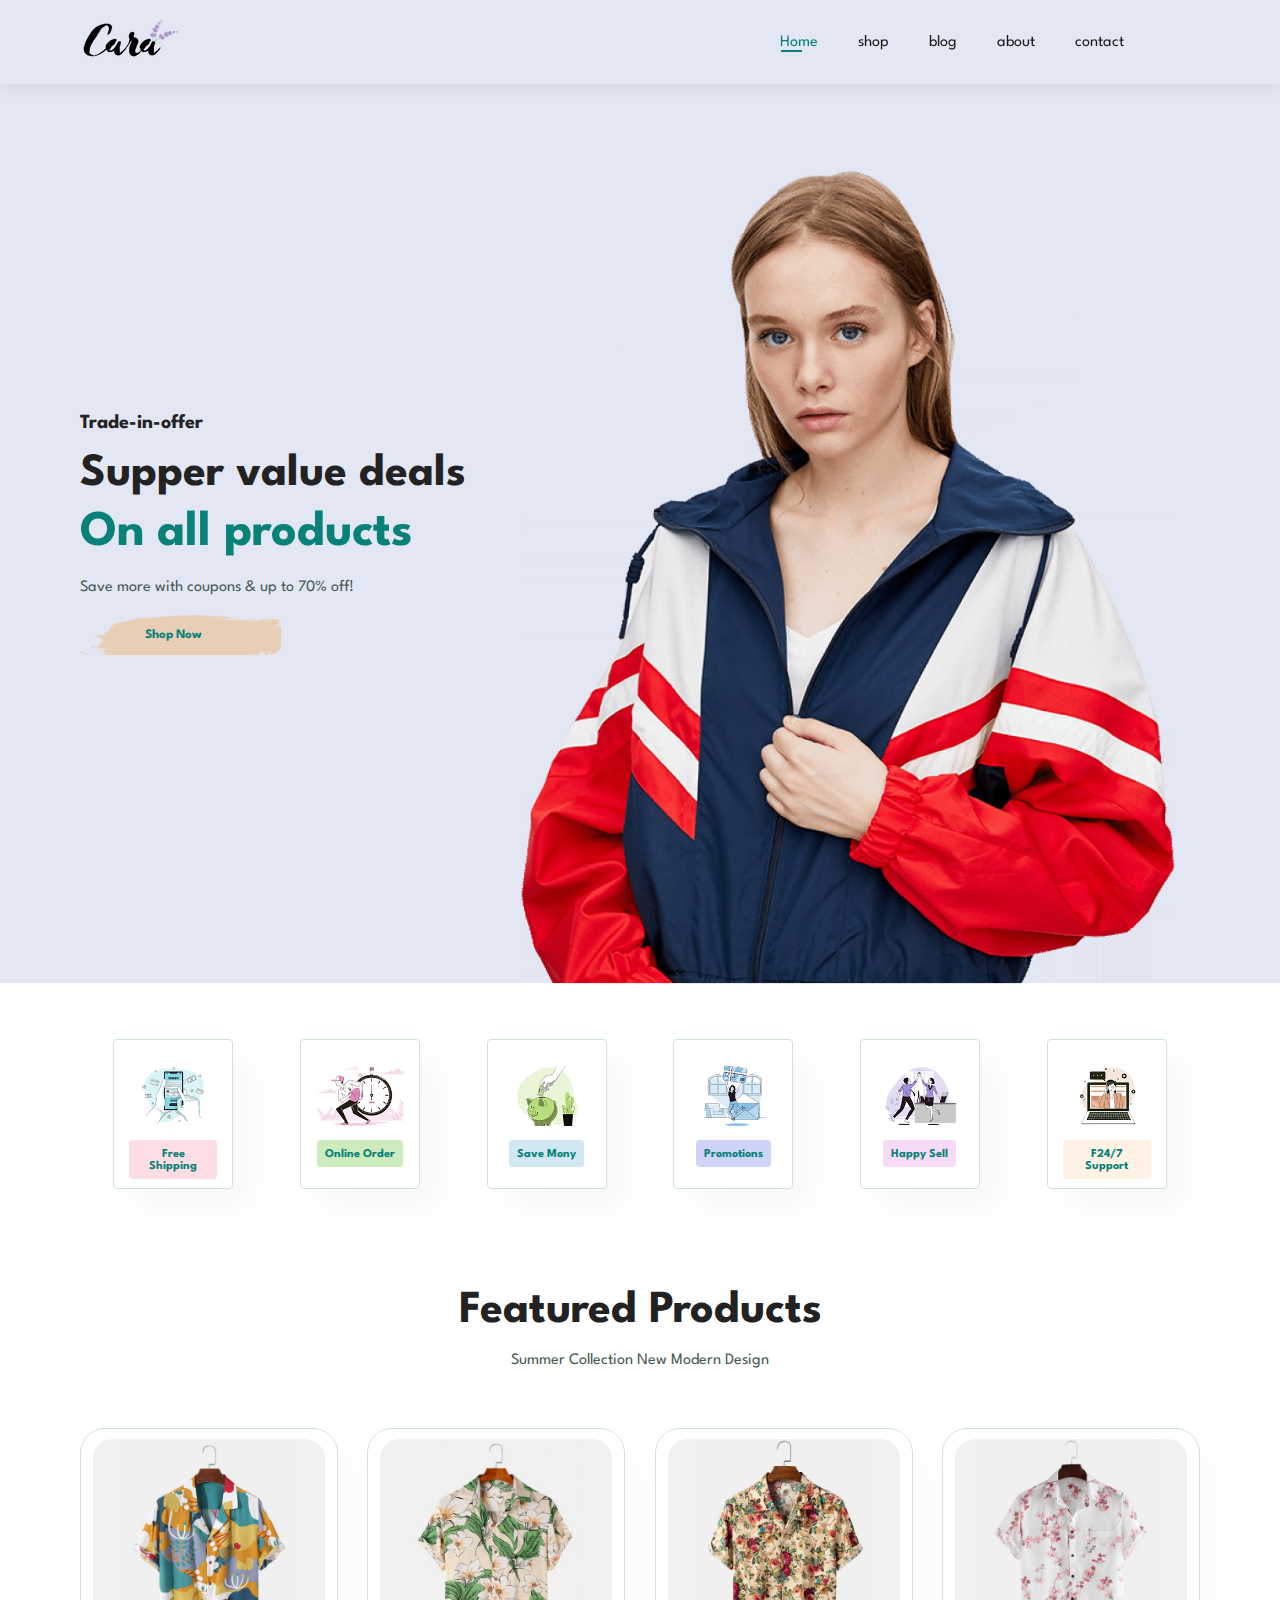
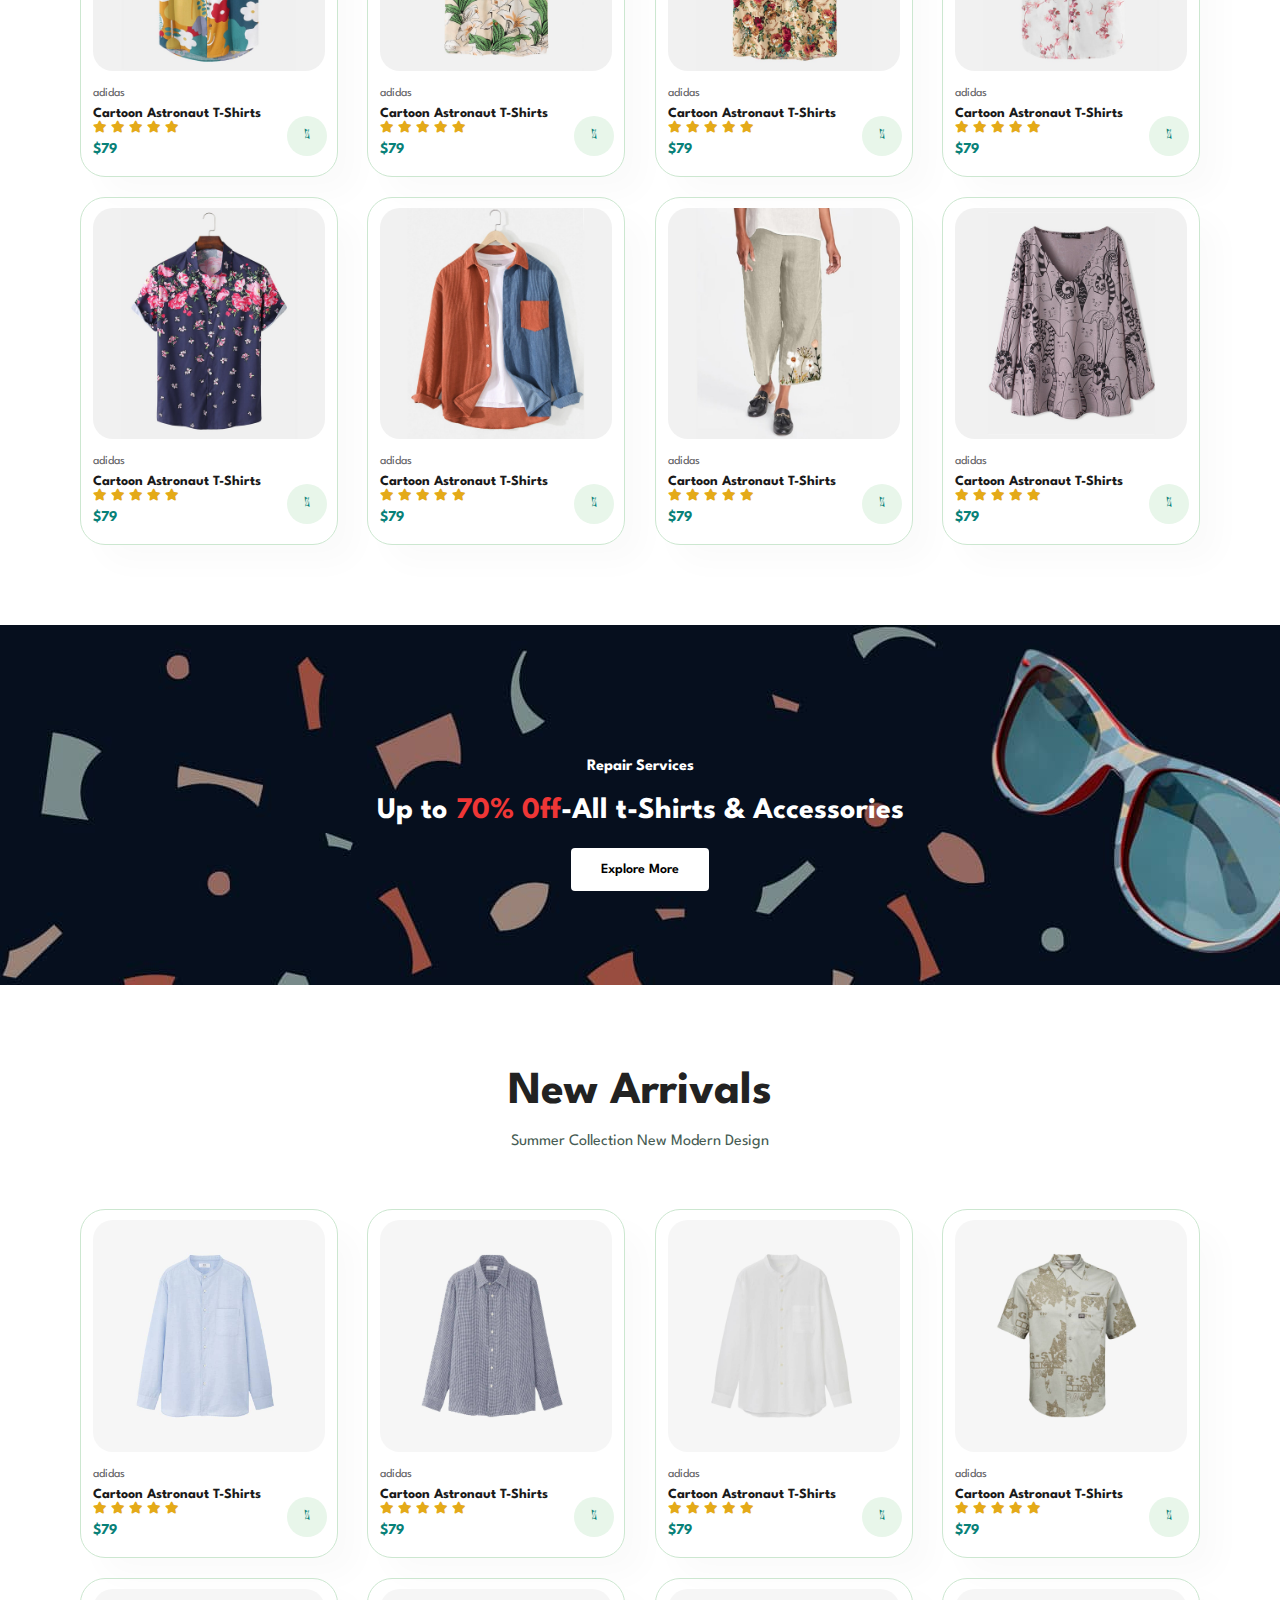
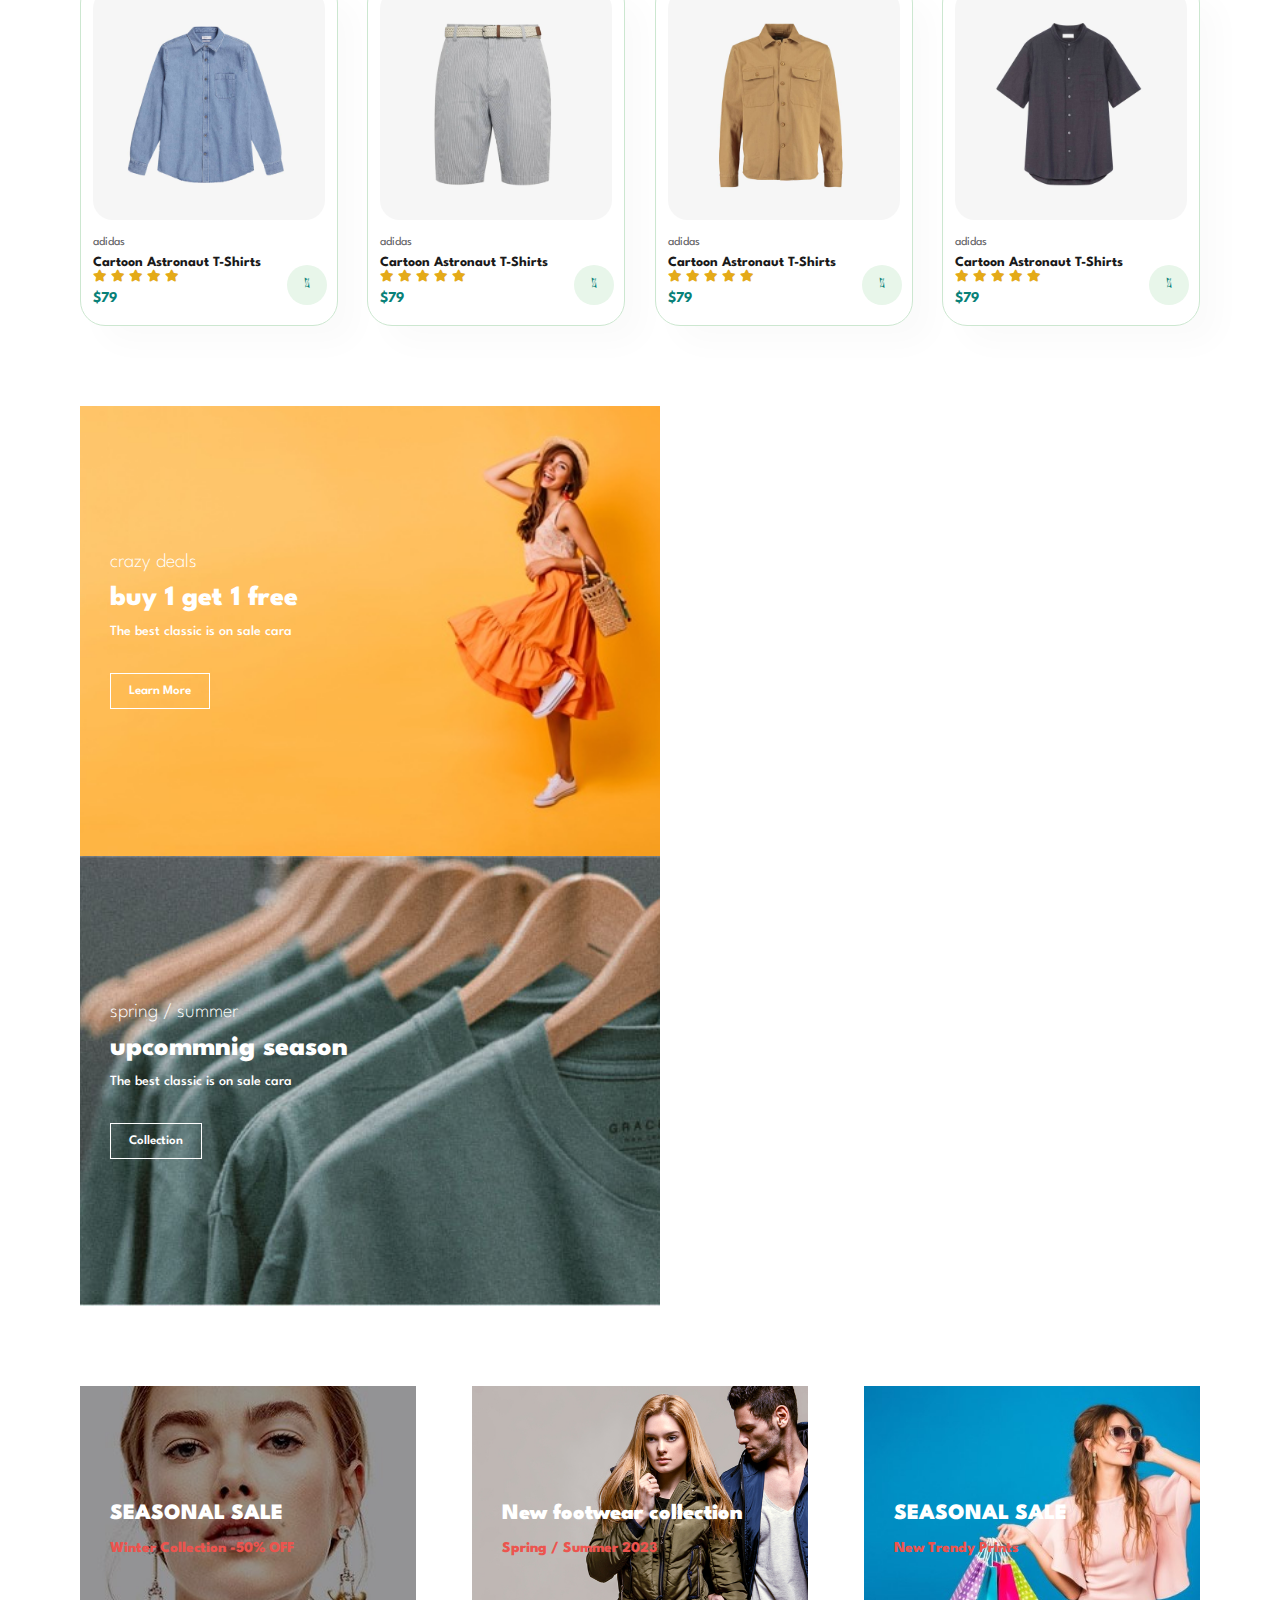
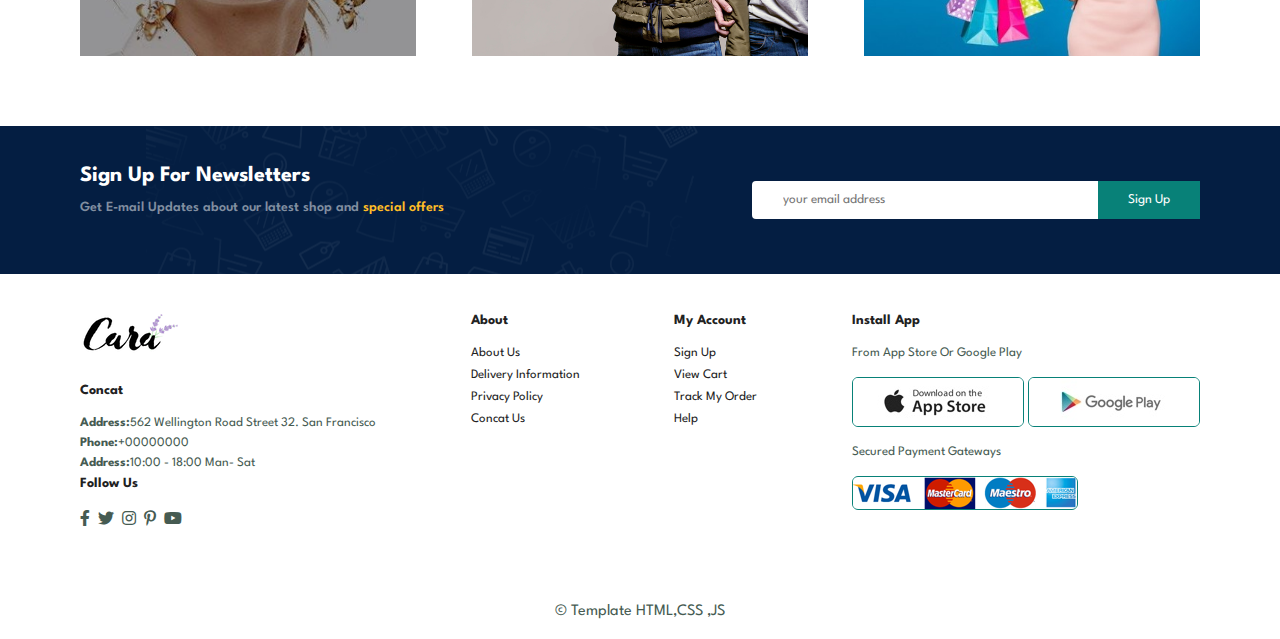
<file: index.html>
<!DOCTYPE html>
<html lang="en">
  <head>
    <meta charset="UTF-8" />
    <meta http-equiv="X-UA-Compatible" content="IE=edge" />
    <meta name="viewport" content="width=device-width, initial-scale=1.0" />
    <title> Ecommerce </title>
    <link
      rel="stylesheet"
      href="https://pro.fontawesome.com/releases/v5.10.0/css/all.css"
    />

    <link rel="stylesheet" href="style.css" />
  </head>

  <body>
    <section id="header">
      <a href="#">
        <img class="logo" src="img/logo.png" alt="logo" />
      </a>
      <div>
        <ul id="navbar">
          <li><a class="active" href="index.html">Home</a></li>
          <li><a href="shop.html">shop</a></li>
          <li><a href="blog.html">blog</a></li>
          <li><a href="about.html">about</a></li>
          <li><a href="contact.html">contact</a></li>
          <li>
            <a href="cart.html" id="lg-bag"><i class="far fa-shopping-bag"></i> </a>
          </li>
          <a href="#" id="close"><i class="far fa-times"></i></a>
        </ul>
      </div>
      <div id="mobile">
        <a href="cart.html"><i class="far fa-shopping-bag"></i> </a>
        <i id="bar" class="fas fa-outdent"></i>
      </div>
    </section>
    <section id="hero">
      <h4>Trade-in-offer</h4>
      <h2>Supper value deals</h2>
      <h1>On all products</h1>
      <p>Save more with coupons & up to 70% off!</p>
      <button>Shop Now</button>
    </section>
    <section id="feature" class="section-p1">
      <div class="fe-box">
        <img src="img/features/f1.png" alt="" />
        <h6>Free Shipping</h6>
      </div>
      <div class="fe-box">
        <img src="img/features/f2.png" alt="" />
        <h6>Online Order</h6>
      </div>
      <div class="fe-box">
        <img src="img/features/f3.png" alt="" />
        <h6>Save Mony</h6>
      </div>
      <div class="fe-box">
        <img src="img/features/f4.png" alt="" />
        <h6>Promotions</h6>
      </div>
      <div class="fe-box">
        <img src="img/features/f5.png" alt="" />
        <h6>Happy Sell</h6>
      </div>
      <div class="fe-box">
        <img src="img/features/f6.png" alt="" />
        <h6>F24/7 Support</h6>
      </div>
    </section>
    <section id="product1" class="section-p1">
      <h2>Featured Products</h2>
      <p>Summer Collection New Modern Design</p>
      <div class="pro-container">
        <div class="pro">
          <img src="img/products/f1.jpg" alt="products" />
          <div class="des">
            <span>adidas</span>
            <h5>Cartoon Astronaut T-Shirts</h5>
            <div class="star">
              <i class="fas fa-star"></i>
              <i class="fas fa-star"></i>
              <i class="fas fa-star"></i>
              <i class="fas fa-star"></i>
              <i class="fas fa-star"></i>
            </div>
            <h4>$79</h4>
          </div>
          <a href="#"><i class="fal fa-shopping-cart cart"></i></a>
        </div>
        <div class="pro">
          <img src="img/products/f2.jpg" alt="products" />
          <div class="des">
            <span>adidas</span>
            <h5>Cartoon Astronaut T-Shirts</h5>
            <div class="star">
              <i class="fas fa-star"></i>
              <i class="fas fa-star"></i>
              <i class="fas fa-star"></i>
              <i class="fas fa-star"></i>
              <i class="fas fa-star"></i>
            </div>
            <h4>$79</h4>
          </div>
          <a href="#"><i class="fal fa-shopping-cart cart"></i></a>
        </div>
        <div class="pro">
            <img src="img/products/f3.jpg" alt="products" />
            <div class="des">
              <span>adidas</span>
              <h5>Cartoon Astronaut T-Shirts</h5>
              <div class="star">
                <i class="fas fa-star"></i>
                <i class="fas fa-star"></i>
                <i class="fas fa-star"></i>
                <i class="fas fa-star"></i>
                <i class="fas fa-star"></i>
              </div>
              <h4>$79</h4>
            </div>
            <a href="#"><i class="fal fa-shopping-cart cart"></i></a>
          </div>
          <div class="pro">
            <img src="img/products/f4.jpg" alt="products" />
            <div class="des">
              <span>adidas</span>
              <h5>Cartoon Astronaut T-Shirts</h5>
              <div class="star">
                <i class="fas fa-star"></i>
                <i class="fas fa-star"></i>
                <i class="fas fa-star"></i>
                <i class="fas fa-star"></i>
                <i class="fas fa-star"></i>
              </div>
              <h4>$79</h4>
            </div>
            <a href="#"><i class="fal fa-shopping-cart cart"></i></a>
          </div>
          <div class="pro">
            <img src="img/products/f5.jpg" alt="products" />
            <div class="des">
              <span>adidas</span>
              <h5>Cartoon Astronaut T-Shirts</h5>
              <div class="star">
                <i class="fas fa-star"></i>
                <i class="fas fa-star"></i>
                <i class="fas fa-star"></i>
                <i class="fas fa-star"></i>
                <i class="fas fa-star"></i>
              </div>
              <h4>$79</h4>
            </div>
            <a href="#"><i class="fal fa-shopping-cart cart"></i></a>
          </div>
          <div class="pro">
            <img src="img/products/f6.jpg" alt="products" />
            <div class="des">
              <span>adidas</span>
              <h5>Cartoon Astronaut T-Shirts</h5>
              <div class="star">
                <i class="fas fa-star"></i>
                <i class="fas fa-star"></i>
                <i class="fas fa-star"></i>
                <i class="fas fa-star"></i>
                <i class="fas fa-star"></i>
              </div>
              <h4>$79</h4>
            </div>
            <a href="#"><i class="fal fa-shopping-cart cart"></i></a>
          </div>
          <div class="pro">
            <img src="img/products/f7.jpg" alt="products" />
            <div class="des">
              <span>adidas</span>
              <h5>Cartoon Astronaut T-Shirts</h5>
              <div class="star">
                <i class="fas fa-star"></i>
                <i class="fas fa-star"></i>
                <i class="fas fa-star"></i>
                <i class="fas fa-star"></i>
                <i class="fas fa-star"></i>
              </div>
              <h4>$79</h4>
            </div>
            <a href="#"><i class="fal fa-shopping-cart cart"></i></a>
          </div>
          <div class="pro">
            <img src="img/products/f8.jpg" alt="products" />
            <div class="des">
              <span>adidas</span>
              <h5>Cartoon Astronaut T-Shirts</h5>
              <div class="star">
                <i class="fas fa-star"></i>
                <i class="fas fa-star"></i>
                <i class="fas fa-star"></i>
                <i class="fas fa-star"></i>
                <i class="fas fa-star"></i>
              </div>
              <h4>$79</h4>
            </div>
            <a href="#"><i class="fal fa-shopping-cart cart"></i></a>
          </div>
      </div>
    </section>
    <section id="banner" class="section-m1">
        <h4>Repair Services</h4>
        <h2>Up to <span>70% 0ff</span>-All t-Shirts & Accessories</h2>
        <button class="normal">Explore More</button>
    </section>
    <section id="product1" class="section-p1">
        <h2>New Arrivals</h2>
        <p>Summer Collection New Modern Design</p>
        <div class="pro-container">
          <div class="pro">
            <img src="img/products/n1.jpg" alt="products" />
            <div class="des">
              <span>adidas</span>
              <h5>Cartoon Astronaut T-Shirts</h5>
              <div class="star">
                <i class="fas fa-star"></i>
                <i class="fas fa-star"></i>
                <i class="fas fa-star"></i>
                <i class="fas fa-star"></i>
                <i class="fas fa-star"></i>
              </div>
              <h4>$79</h4>
            </div>
            <a href="#"><i class="fal fa-shopping-cart cart"></i></a>
          </div>
          <div class="pro">
            <img src="img/products/n2.jpg" alt="products" />
            <div class="des">
              <span>adidas</span>
              <h5>Cartoon Astronaut T-Shirts</h5>
              <div class="star">
                <i class="fas fa-star"></i>
                <i class="fas fa-star"></i>
                <i class="fas fa-star"></i>
                <i class="fas fa-star"></i>
                <i class="fas fa-star"></i>
              </div>
              <h4>$79</h4>
            </div>
            <a href="#"><i class="fal fa-shopping-cart cart"></i></a>
          </div>
          <div class="pro">
            <img src="img/products/n3.jpg" alt="products" />
            <div class="des">
              <span>adidas</span>
              <h5>Cartoon Astronaut T-Shirts</h5>
              <div class="star">
                <i class="fas fa-star"></i>
                <i class="fas fa-star"></i>
                <i class="fas fa-star"></i>
                <i class="fas fa-star"></i>
                <i class="fas fa-star"></i>
              </div>
              <h4>$79</h4>
            </div>
            <a href="#"><i class="fal fa-shopping-cart cart"></i></a>
          </div>
          <div class="pro">
            <img src="img/products/n4.jpg" alt="products" />
            <div class="des">
              <span>adidas</span>
              <h5>Cartoon Astronaut T-Shirts</h5>
              <div class="star">
                <i class="fas fa-star"></i>
                <i class="fas fa-star"></i>
                <i class="fas fa-star"></i>
                <i class="fas fa-star"></i>
                <i class="fas fa-star"></i>
              </div>
              <h4>$79</h4>
            </div>
            <a href="#"><i class="fal fa-shopping-cart cart"></i></a>
          </div>
          <div class="pro">
            <img src="img/products/n5.jpg" alt="products" />
            <div class="des">
              <span>adidas</span>
              <h5>Cartoon Astronaut T-Shirts</h5>
              <div class="star">
                <i class="fas fa-star"></i>
                <i class="fas fa-star"></i>
                <i class="fas fa-star"></i>
                <i class="fas fa-star"></i>
                <i class="fas fa-star"></i>
              </div>
              <h4>$79</h4>
            </div>
            <a href="#"><i class="fal fa-shopping-cart cart"></i></a>
          </div>
          <div class="pro">
            <img src="img/products/n6.jpg" alt="products" />
            <div class="des">
              <span>adidas</span>
              <h5>Cartoon Astronaut T-Shirts</h5>
              <div class="star">
                <i class="fas fa-star"></i>
                <i class="fas fa-star"></i>
                <i class="fas fa-star"></i>
                <i class="fas fa-star"></i>
                <i class="fas fa-star"></i>
              </div>
              <h4>$79</h4>
            </div>
            <a href="#"><i class="fal fa-shopping-cart cart"></i></a>
          </div>
          <div class="pro">
            <img src="img/products/n7.jpg" alt="products" />
            <div class="des">
              <span>adidas</span>
              <h5>Cartoon Astronaut T-Shirts</h5>
              <div class="star">
                <i class="fas fa-star"></i>
                <i class="fas fa-star"></i>
                <i class="fas fa-star"></i>
                <i class="fas fa-star"></i>
                <i class="fas fa-star"></i>
              </div>
              <h4>$79</h4>
            </div>
            <a href="#"><i class="fal fa-shopping-cart cart"></i></a>
          </div>
          <div class="pro">
            <img src="img/products/n8.jpg" alt="products" />
            <div class="des">
              <span>adidas</span>
              <h5>Cartoon Astronaut T-Shirts</h5>
              <div class="star">
                <i class="fas fa-star"></i>
                <i class="fas fa-star"></i>
                <i class="fas fa-star"></i>
                <i class="fas fa-star"></i>
                <i class="fas fa-star"></i>
              </div>
              <h4>$79</h4>
            </div>
            <a href="#"><i class="fal fa-shopping-cart cart"></i></a>
          </div>
          
    </section>
    <section id="sm-banner" class="section-p1">
        <div class="banner-box">
            <h4>crazy deals</h4>
            <h2>buy 1 get 1 free</h2>
            <span>The best classic is on sale cara</span>
            <button>Learn More</button>
        </div>
        <div class="banner-box banner-box2">
            <h4>spring / summer</h4>
            <h2>upcommnig season</h2>
            <span>The best classic is on sale cara</span>
            <button>Collection</button>
        </div>
    </section>
    <section id="banner3" class="section-p1">
        <div class="banner-box">
            <h2>SEASONAL SALE</h2>
            <h3>Winter Collection -50% OFF</h3>
        </div>
        <div class="banner-box banner-box2">
            <h2>New footwear collection</h2>
            <h3>Spring / Summer 2023</h3>
        </div>
        <div class="banner-box banner-box3">
            <h2>SEASONAL SALE</h2>
            <h3>New Trendy Prints</h3>
        </div>
    </section>
    <section id="newsletters" class="section-p1" class="section-m1">
        <div class="text">
          <h4>Sign Up For Newsletters</h4>
          <p>Get E-mail Updates about our latest shop and <span>special offers</span></p>
       </div>
        <div class="form">
            <input type="email" placeholder="your email address">
            <button>Sign Up</button>
        </div>
    </section>

    <footer class="section-p1">
        <div class="col">
            <img class="logo" src="img/logo.png" alt="logo">
            <h4>Concat</h4>
            <p><strong>Address:</strong>562 Wellington Road Street 32. San Francisco</p>
            <p><strong>Phone:</strong>+00000000</p>
            <p><strong>Address:</strong>10:00 - 18:00 Man- Sat</p>
            <div class="follow">
            <h4>Follow Us</h4>
            <div class="icon">
                <i class="fab fa-facebook-f"></i>
                <i class="fab fa-twitter"></i>
                <i class="fab fa-instagram"></i>
                <i class="fab fa-pinterest-p"></i>
                <i class="fab fa-youtube"></i>
            </div>
            </div>
        </div>
        <div class="col">
            <h4>About</h4>
            <a href="#">About Us</a>
            <a href="#">Delivery Information</a>
            <a href="#">Privacy Policy</a>
            <a href="#">Concat Us</a>
        </div>
        <div class="col">
            <h4>My Account</h4>
            <a href="#">Sign Up</a>
            <a href="#">View Cart</a>
            <a href="#">Track My Order</a>
            <a href="#">Help</a>
        </div>
        <div class="col install">
            <h4>Install App</h4>
            <p>From App Store Or Google Play</p>
            <div class="row">
                <img src="img/pay/app.jpg" alt="">
                <img src="img/pay/play.jpg" alt="">
            <p>Secured Payment Gateways</p>
            <img src="img/pay/pay.png" alt="">
            </div>
        </div>
    </footer>
    <div class="copyright">
        <p> © Template HTML,CSS ,JS</p>
    </div>
    <script src="script.js"></script>
  </body>
</html>
</file>
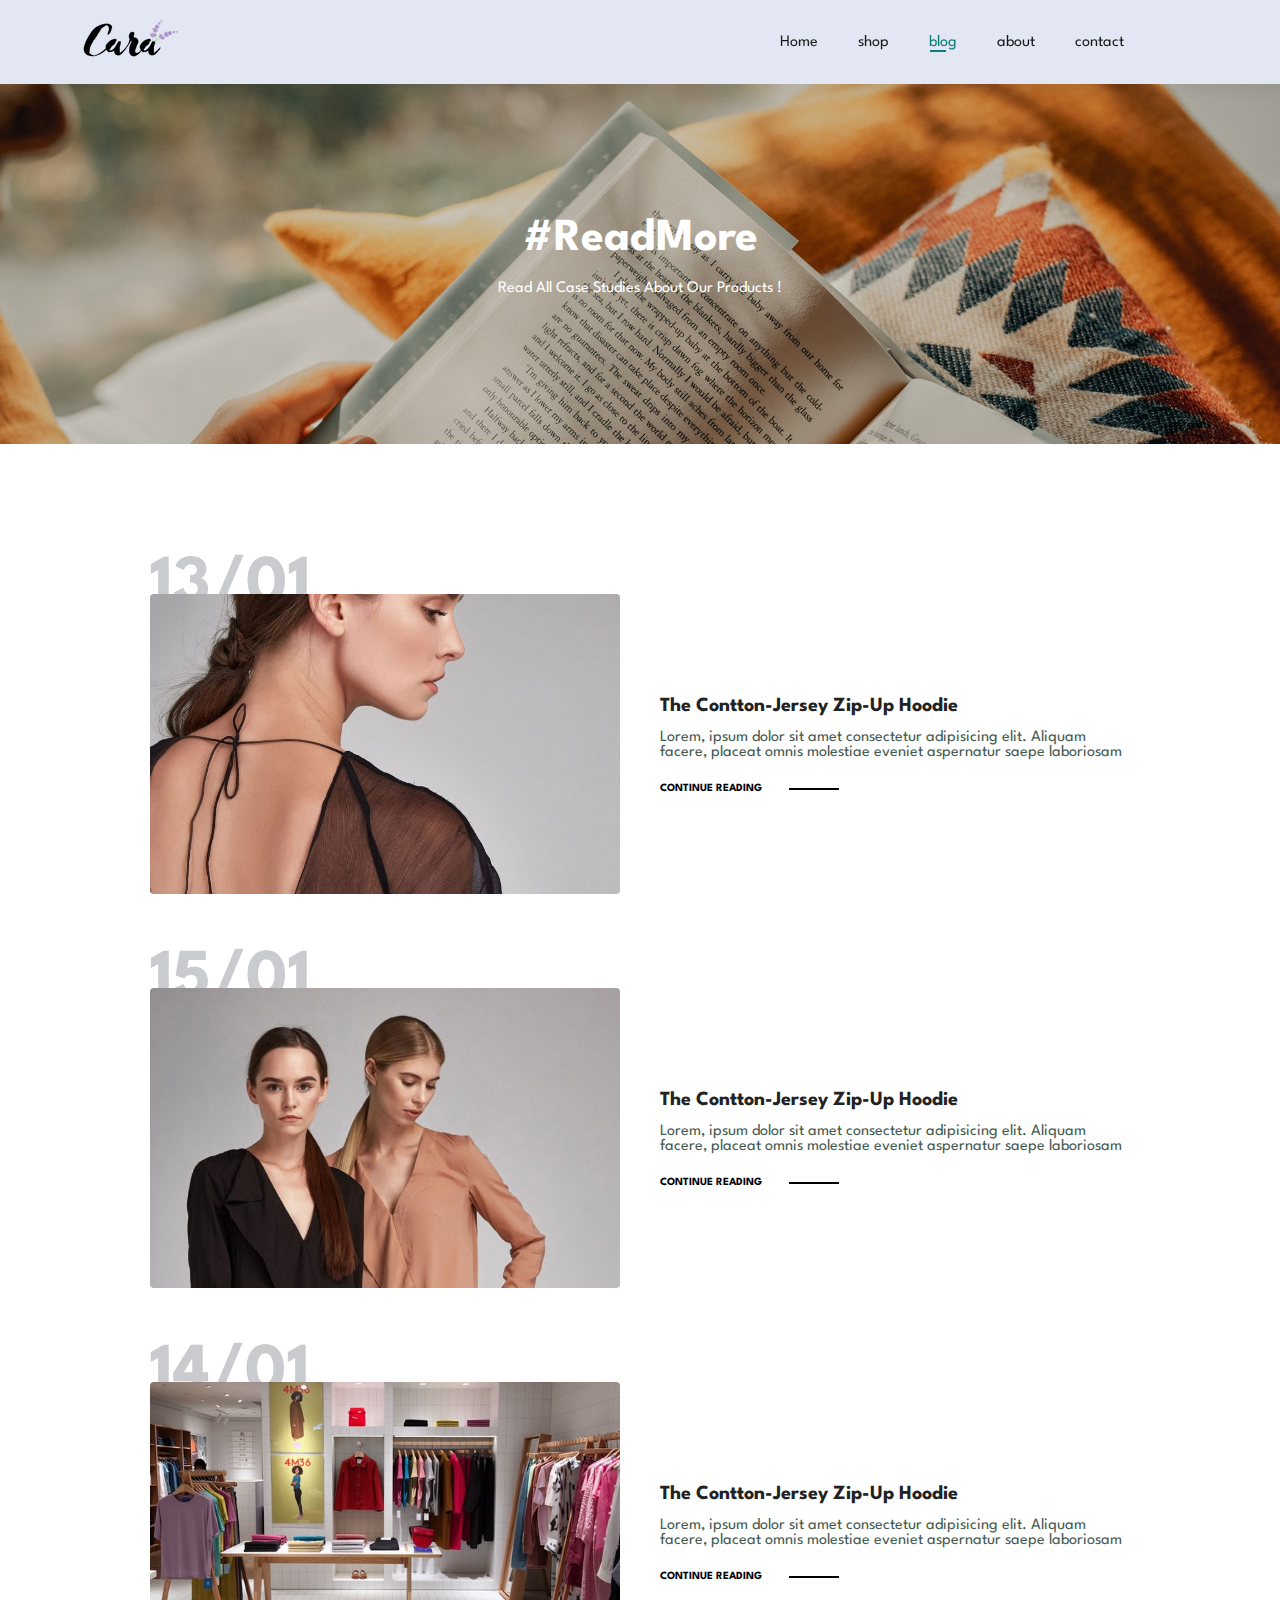
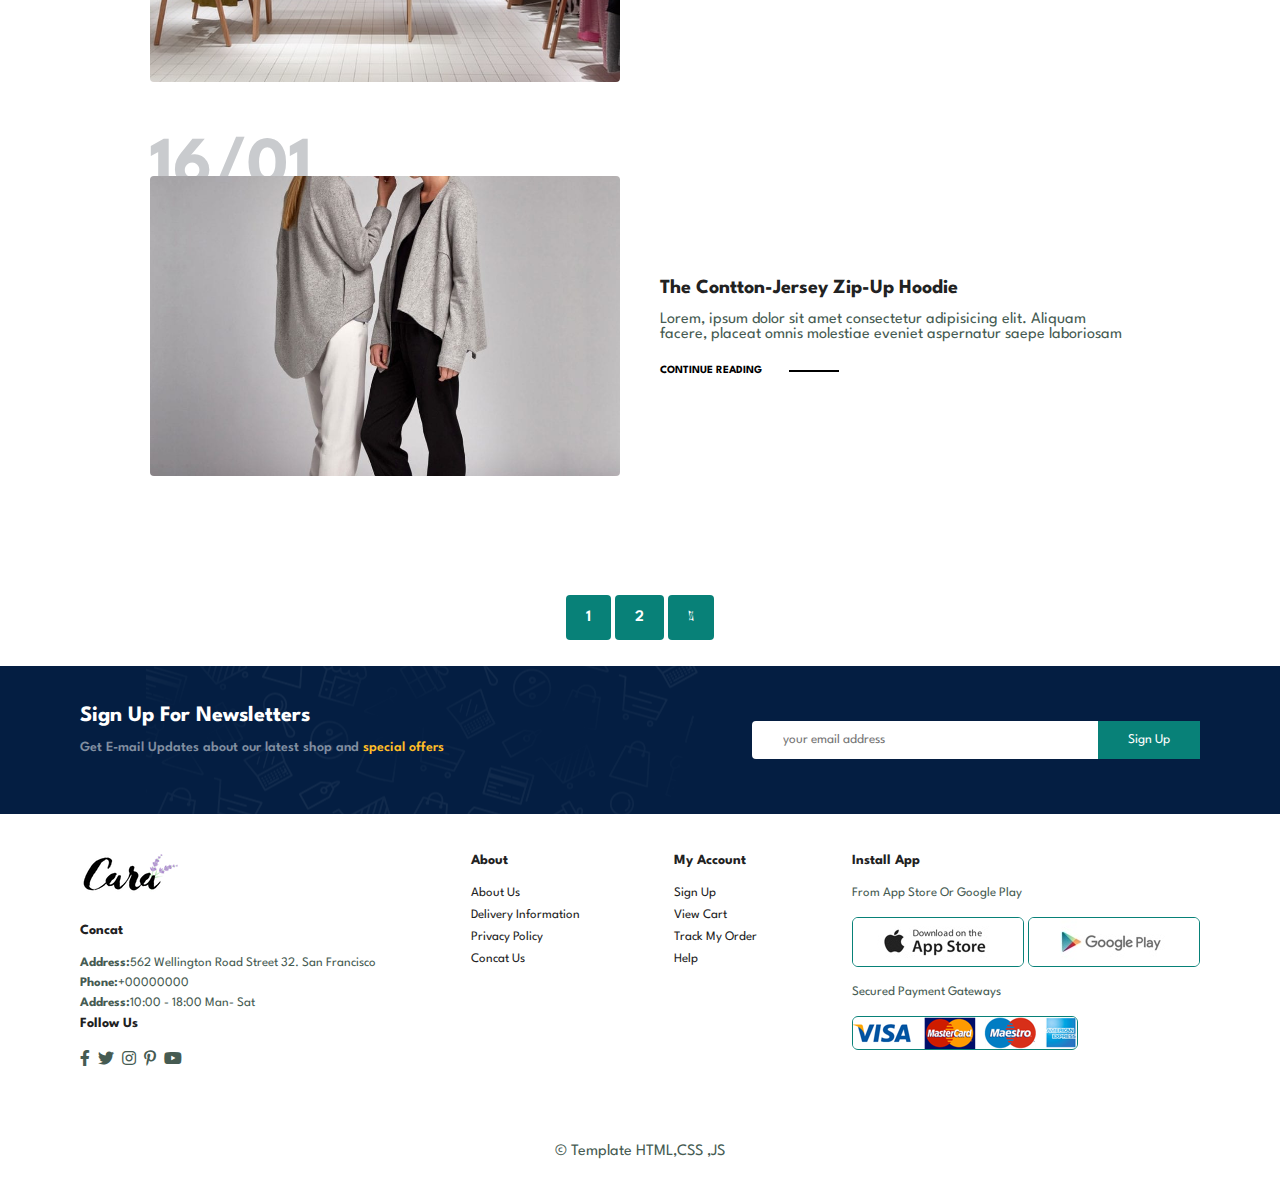
<file: blog.html>
<!DOCTYPE html>
<html lang="en">
  <head>
    <meta charset="UTF-8" />
    <meta http-equiv="X-UA-Compatible" content="IE=edge" />
    <meta name="viewport" content="width=device-width, initial-scale=1.0" />
    <title>Blog</title>
    <link
      rel="stylesheet"
      href="https://pro.fontawesome.com/releases/v5.10.0/css/all.css"
    />

    <link rel="stylesheet" href="style.css" />
  </head>

  <body>
    <section id="header">
      <a href="#">
        <img class="logo" src="img/logo.png" alt="logo" />
      </a>
      <div>
        <ul id="navbar">
          <li><a href="index.html">Home</a></li>
          <li><a href="shop.html">shop</a></li>
          <li><a href="blog.html" class="active">blog</a></li>
          <li><a href="about.html">about</a></li>
          <li><a href="contact.html">contact</a></li>
          <li>
            <a href="cart.html" id="lg-bag"
              ><i class="far fa-shopping-bag"></i>
            </a>
          </li>
          <a href="#" id="close"><i class="far fa-times"></i></a>
        </ul>
      </div>
      <div id="mobile">
        <a href="cart.html"><i class="far fa-shopping-bag"></i> </a>
        <i id="bar" class="fas fa-outdent"></i>
      </div>
    </section>
    <section id="page-header" class="blog-header">
      <h2>#ReadMore</h2>
      <p>Read All Case Studies About Our Products !</p>
    </section>
    <section id="blog">
      <div class="blog-box">
        <div class="blog-img">
          <img src="img/blog/b1.jpg" alt="blog.jpg" />
        </div>
        <div class="blog-details">
          <h4>The Contton-Jersey Zip-Up Hoodie</h4>
          <p>
            Lorem, ipsum dolor sit amet consectetur adipisicing elit. Aliquam
            facere, placeat omnis molestiae eveniet aspernatur saepe laboriosam
          </p>
          <a href="#">CONTINUE READING</a>
        </div>
        <h1>13/01</h1>
      </div>
      <div class="blog-box">
        <div class="blog-img">
          <img src="img/blog/b2.jpg" alt="blog.jpg" />
        </div>
        <div class="blog-details">
          <h4>The Contton-Jersey Zip-Up Hoodie</h4>
          <p>
            Lorem, ipsum dolor sit amet consectetur adipisicing elit. Aliquam
            facere, placeat omnis molestiae eveniet aspernatur saepe laboriosam
          </p>
          <a href="#">CONTINUE READING</a>
        </div>
        <h1>15/01</h1>
      </div>
      <div class="blog-box">
        <div class="blog-img">
          <img src="img/blog/b3.jpg" alt="blog.jpg" />
        </div>
        <div class="blog-details">
          <h4>The Contton-Jersey Zip-Up Hoodie</h4>
          <p>
            Lorem, ipsum dolor sit amet consectetur adipisicing elit. Aliquam
            facere, placeat omnis molestiae eveniet aspernatur saepe laboriosam
          </p>
          <a href="#">CONTINUE READING</a>
        </div>
        <h1>14/01</h1>
      </div>
      <div class="blog-box">
        <div class="blog-img">
          <img src="img/blog/b4.jpg" alt="blog.jpg" />
        </div>
        <div class="blog-details">
          <h4>The Contton-Jersey Zip-Up Hoodie</h4>
          <p>
            Lorem, ipsum dolor sit amet consectetur adipisicing elit. Aliquam
            facere, placeat omnis molestiae eveniet aspernatur saepe laboriosam
          </p>
          <a href="#">CONTINUE READING</a>
        </div>
        <h1>16/01</h1>
      </div>
    </section>
    <section id="pagination" class="section-p1">
        <a href="#">1</a>
        <a href="#">2</a>
        <a href="#"><i class="fal fa-long-arrow-alt-right"></i></a>
      </section>
    <section id="newsletters" class="section-p1" class="section-m1">
      <div class="text">
        <h4>Sign Up For Newsletters</h4>
        <p>
          Get E-mail Updates about our latest shop and
          <span>special offers</span>
        </p>
      </div>
      <div class="form">
        <input type="email" placeholder="your email address" />
        <button>Sign Up</button>
      </div>
    </section>
    <footer class="section-p1">
      <div class="col">
        <img class="logo" src="img/logo.png" alt="logo" />
        <h4>Concat</h4>
        <p>
          <strong>Address:</strong>562 Wellington Road Street 32. San Francisco
        </p>
        <p><strong>Phone:</strong>+00000000</p>
        <p><strong>Address:</strong>10:00 - 18:00 Man- Sat</p>
        <div class="follow">
          <h4>Follow Us</h4>
          <div class="icon">
            <i class="fab fa-facebook-f"></i>
            <i class="fab fa-twitter"></i>
            <i class="fab fa-instagram"></i>
            <i class="fab fa-pinterest-p"></i>
            <i class="fab fa-youtube"></i>
          </div>
        </div>
      </div>
      <div class="col">
        <h4>About</h4>
        <a href="#">About Us</a>
        <a href="#">Delivery Information</a>
        <a href="#">Privacy Policy</a>
        <a href="#">Concat Us</a>
      </div>
      <div class="col">
        <h4>My Account</h4>
        <a href="#">Sign Up</a>
        <a href="#">View Cart</a>
        <a href="#">Track My Order</a>
        <a href="#">Help</a>
      </div>
      <div class="col install">
        <h4>Install App</h4>
        <p>From App Store Or Google Play</p>
        <div class="row">
          <img src="img/pay/app.jpg" alt="" />
          <img src="img/pay/play.jpg" alt="" />
          <p>Secured Payment Gateways</p>
          <img src="img/pay/pay.png" alt="" />
        </div>
      </div>
    </footer>
    <div class="copyright">
      <p>© Template HTML,CSS ,JS</p>
    </div>
    <script src="script.js"></script>
  </body>
</html>
</file>
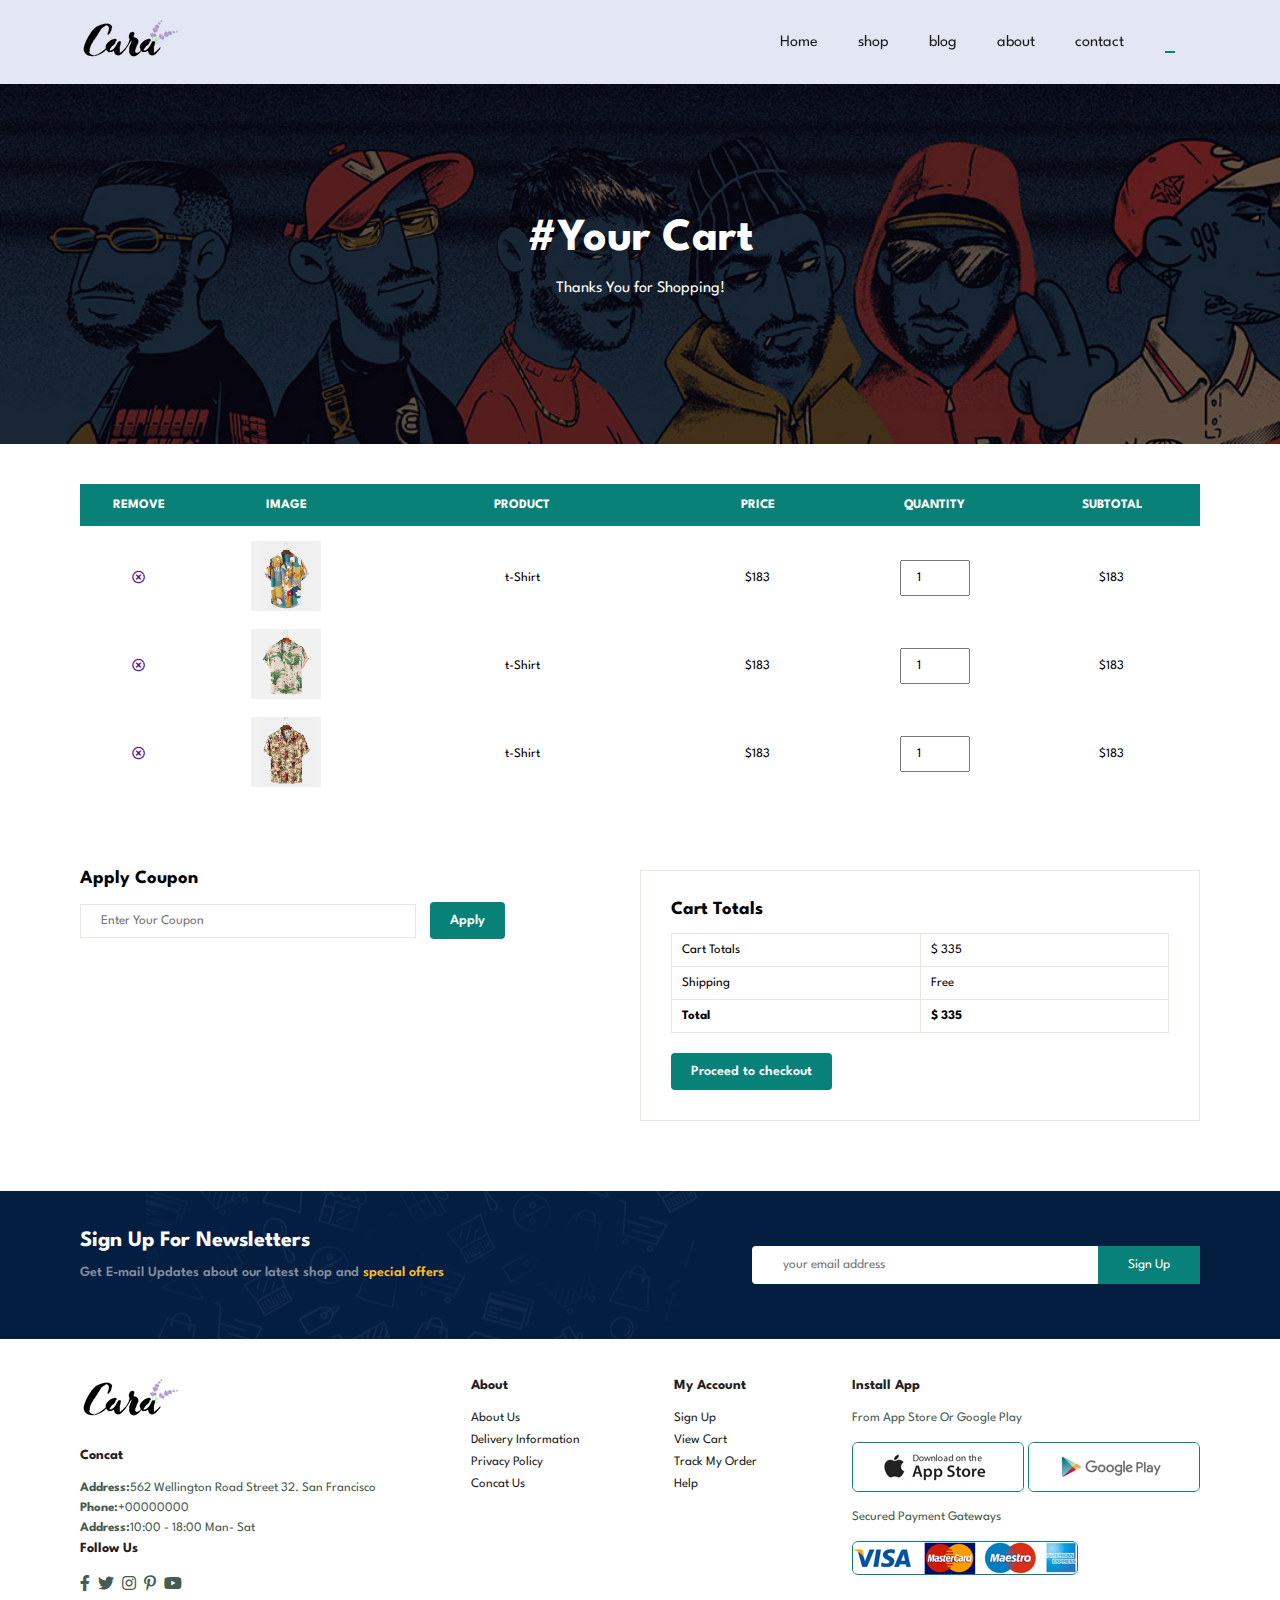
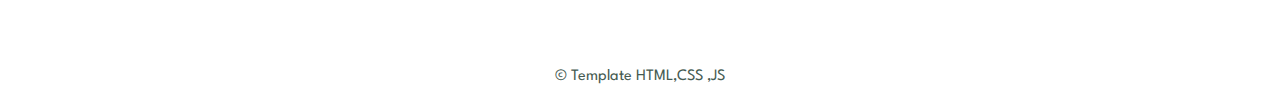
<file: cart.html>
<!DOCTYPE html>
<html lang="en">
  <head>
    <meta charset="UTF-8" />
    <meta http-equiv="X-UA-Compatible" content="IE=edge" />
    <meta name="viewport" content="width=device-width, initial-scale=1.0" />
    <title>Document</title>

    <link
      rel="stylesheet"
      href="https://pro.fontawesome.com/releases/v5.10.0/css/all.css"
    />

    <link rel="stylesheet" href="style.css" />
  </head>

  <body>
    <section id="header">
      <a href="#">
        <img class="logo" src="img/logo.png" alt="logo" />
      </a>
      <div>
        <ul id="navbar">
          <li><a href="index.html">Home</a></li>
          <li><a href="shop.html">shop</a></li>
          <li><a href="blog.html">blog</a></li>
          <li><a href="about.html">about</a></li>
          <li><a href="contact.html">contact</a></li>
          <li>
            <a class="active" href="cart.html" id="lg-bag"
              ><i class="far fa-shopping-bag"></i>
            </a>
          </li>
          <a href="#" id="close"><i class="far fa-times"></i></a>
        </ul>
      </div>
      <div id="mobile">
        <a href="cart.html"><i class="far fa-shopping-bag"></i> </a>
        <i id="bar" class="fas fa-outdent"></i>
      </div>
    </section>
    <section id="page-header" class="contact-header">
        <h2>#Your Cart</h2>
        <p>Thanks You for Shopping!</p>
      </section>
    <section id="cart" class="section-p1">
      <table>
        <thead>
          <tr>
            <td>Remove</td>
            <td>Image</td>
            <td>Product</td>
            <td>Price</td>
            <td>Quantity</td>
            <td>Subtotal</td>
          </tr>
        </thead>
        <tbody>
          <tr>
            <td>
              <a href=""><i class="far fa-times-circle"></i></a>
            </td>
            <td><img src="img/products/f1.jpg" alt="" /></td>
            <td>t-Shirt</td>
            <td>$183</td>
            <td><input type="number" value="1" max="7" min="1" /></td>
            <td>$183</td>
          </tr>
          <tr>
            <td>
              <a href=""><i class="far fa-times-circle"></i></a>
            </td>
            <td><img src="img/products/f2.jpg" alt="" /></td>
            <td>t-Shirt</td>
            <td>$183</td>
            <td><input type="number" value="1" max="7" min="1" /></td>
            <td>$183</td>
          </tr>
          <tr>
            <td>
              <a href=""><i class="far fa-times-circle"></i></a>
            </td>
            <td><img src="img/products/f3.jpg" alt="" /></td>
            <td>t-Shirt</td>
            <td>$183</td>
            <td><input type="number" value="1" max="7" min="1" /></td>
            <td>$183</td>
          </tr>
        </tbody>
      </table>
    </section>
    <section id="cart-add" class="section-p1">
        <div id="coupon">
            <h3>Apply Coupon</h3>
            <div>
                <input type="text"placeholder="Enter Your Coupon">
                <button class="normal">Apply</button>
            </div>
        </div>
        <div id="subtotal">
            <h3>Cart Totals</h3>
            <table>
                <tr>
                    <td>Cart Totals</td>
                    <td>$ 335</td>
                </tr>
                <tr>
                    <td>Shipping</td>
                    <td>Free</td>
                </tr>
                <tr>
                    <td><strong>Total</strong></td>
                    <td><strong>$ 335</strong></td>
                </tr>
            </table>
            <button class="normal">Proceed to checkout</button>
        </div>
    </section>
    <section id="newsletters" class="section-p1" class="section-m1">
      <div class="text">
        <h4>Sign Up For Newsletters</h4>
        <p>
          Get E-mail Updates about our latest shop and
          <span>special offers</span>
        </p>
      </div>
      <div class="form">
        <input type="email" placeholder="your email address" />
        <button>Sign Up</button>
      </div>
    </section>

    <footer class="section-p1">
      <div class="col">
        <img class="logo" src="img/logo.png" alt="logo" />
        <h4>Concat</h4>
        <p>
          <strong>Address:</strong>562 Wellington Road Street 32. San Francisco
        </p>
        <p><strong>Phone:</strong>+00000000</p>
        <p><strong>Address:</strong>10:00 - 18:00 Man- Sat</p>
        <div class="follow">
          <h4>Follow Us</h4>
          <div class="icon">
            <i class="fab fa-facebook-f"></i>
            <i class="fab fa-twitter"></i>
            <i class="fab fa-instagram"></i>
            <i class="fab fa-pinterest-p"></i>
            <i class="fab fa-youtube"></i>
          </div>
        </div>
      </div>
      <div class="col">
        <h4>About</h4>
        <a href="#">About Us</a>
        <a href="#">Delivery Information</a>
        <a href="#">Privacy Policy</a>
        <a href="#">Concat Us</a>
      </div>
      <div class="col">
        <h4>My Account</h4>
        <a href="#">Sign Up</a>
        <a href="#">View Cart</a>
        <a href="#">Track My Order</a>
        <a href="#">Help</a>
      </div>
      <div class="col install">
        <h4>Install App</h4>
        <p>From App Store Or Google Play</p>
        <div class="row">
          <img src="img/pay/app.jpg" alt="" />
          <img src="img/pay/play.jpg" alt="" />
          <p>Secured Payment Gateways</p>
          <img src="img/pay/pay.png" alt="" />
        </div>
      </div>
    </footer>
    <div class="copyright">
      <p>© Template HTML,CSS ,JS</p>
    </div>

    <script src="script.js"></script>
  </body>
</html>
</file>
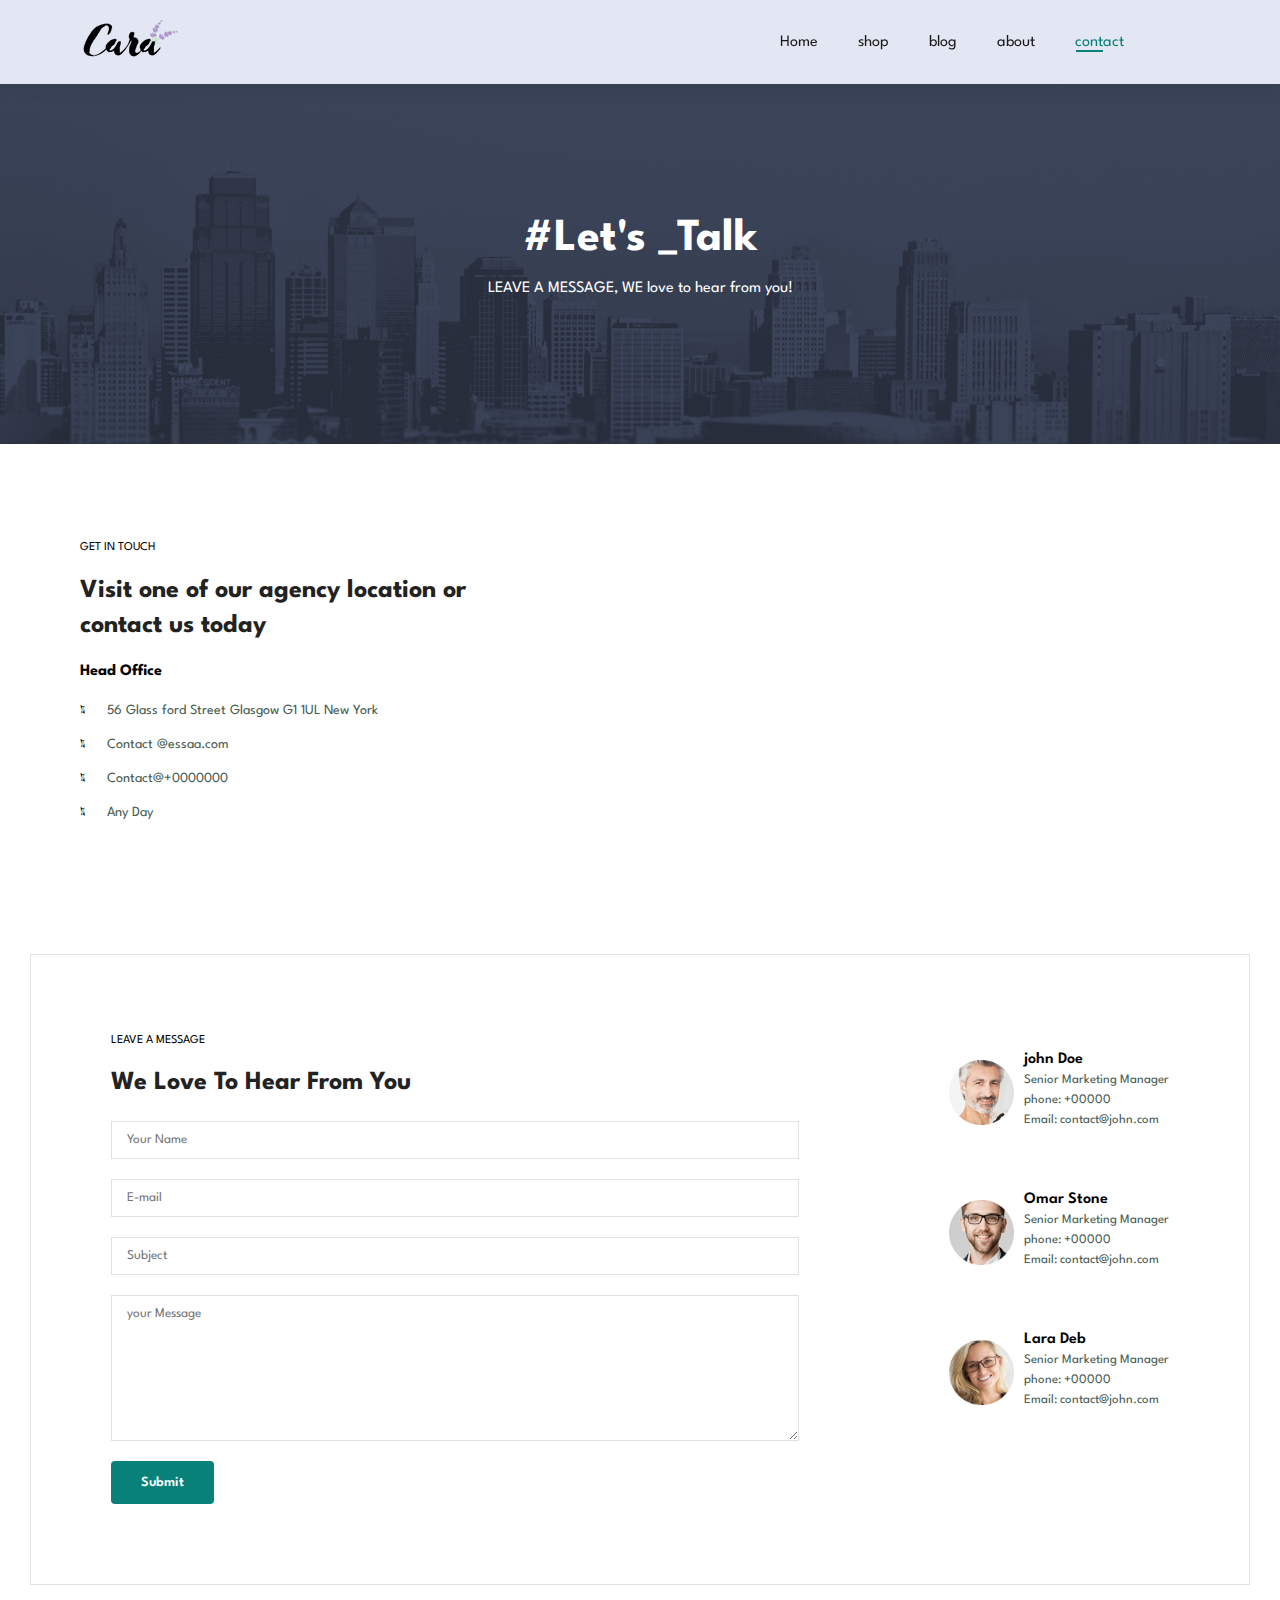
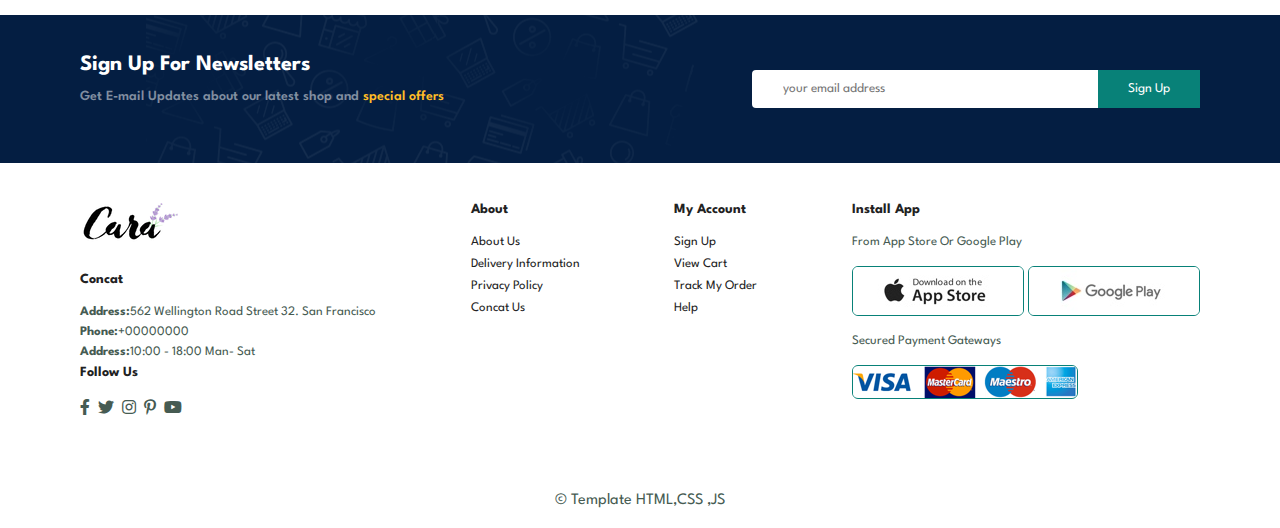
<file: contact.html>
<!DOCTYPE html>
<html lang="en">
  <head>
    <meta charset="UTF-8" />
    <meta http-equiv="X-UA-Compatible" content="IE=edge" />
    <meta name="viewport" content="width=device-width, initial-scale=1.0" />
    <title>contact</title>

    <link
      rel="stylesheet"
      href="https://pro.fontawesome.com/releases/v5.10.0/css/all.css"
    />

    <link rel="stylesheet" href="style.css" />
  </head>

  <body>
    <section id="header">
      <a href="#">
        <img class="logo" src="img/logo.png" alt="logo" />
      </a>
      <div>
        <ul id="navbar">
          <li><a href="index.html">Home</a></li>
          <li><a href="shop.html">shop</a></li>
          <li><a href="blog.html">blog</a></li>
          <li><a href="about.html">about</a></li>
          <li><a class="active" href="contact.html">contact</a></li>
          <li>
            <a href="cart.html" id="lg-bag"
              ><i class="far fa-shopping-bag"></i>
            </a>
          </li>
          <a href="#" id="close"><i class="far fa-times"></i></a>
        </ul>
      </div>
      <div id="mobile">
        <a href="cart.html"><i class="far fa-shopping-bag"></i> </a>
        <i id="bar" class="fas fa-outdent"></i>
      </div>
    </section>
    <section id="page-header" class="about-header">
      <h2>#Let's _Talk</h2>
      <p>LEAVE A MESSAGE, WE love to hear from you!</p>
    </section>
    <section id="contact-details" class="section-p1">
      <div class="details">
        <span>GET IN TOUCH</span>
        <h2>Visit one of our agency location or contact us today</h2>
        <h3>Head Office</h3>
        <div>
          <li>
            <i class="fal fa-map"></i>
            <p>56 Glass ford Street Glasgow G1 1UL New York</p>
          </li>
          <li>
            <i class="fal fa-envelope"></i>
            <p>Contact @essaa.com</p>
          </li>
          <li>
            <i class="fal fa-phone-alt"></i>
            <p>Contact@+0000000</p>
          </li>
          <li>
            <i class="fal fa-clock"></i>
            <p>Any Day</p>
          </li>
        </div>
      </div>
      <div class="map">
        <iframe
          src="https://www.google.com/maps/embed?pb=!1m14!1m12!1m3!1d2469.808802525445!2d-1.2521781152927725!3d51.754819700404106!2m3!1f0!2f0!3f0!3m2!1i1024!2i768!4f13.1!5e0!3m2!1sar!2s!4v1677231709392!5m2!1sar!2s"
          width="600"
          height="450"
          style="border: 0"
          allowfullscreen=""
          loading="lazy"
          referrerpolicy="no-referrer-when-downgrade"
        ></iframe>
      </div>
    </section>
    <section id="form-details">
      <form action="">
        <span>LEAVE A MESSAGE</span>
        <h2>We Love To Hear From You</h2>
        <input type="text" placeholder="Your Name" />
        <input type="text" placeholder="E-mail" />
        <input type="text" placeholder="Subject" />
        <textarea
          name=""
          id=""
          cols="20"
          rows="10"
          placeholder="your Message"
        ></textarea>
        <button class="normal">Submit</button>
      </form>
      <div class="people">
        <div>
          <img src="img/people/1.png" alt="people.png" />
          <p>
            <span>john Doe</span> Senior Marketing Manager <br />
            phone: +00000 <br />
            Email: contact@john.com
          </p>
        </div>
        <div>
          <img src="img/people/2.png" alt="people.png" />
          <p>
            <span>Omar Stone</span> Senior Marketing Manager <br />
            phone: +00000 <br />
            Email: contact@john.com
          </p>
        </div>
        <div>
          <img src="img/people/3.png" alt="people.png" />
          <p>
            <span>Lara Deb</span> Senior Marketing Manager <br />
            phone: +00000 <br />
            Email: contact@john.com
          </p>
        </div>
      </div>
    </section>
    <section id="newsletters" class="section-p1" class="section-m1">
      <div class="text">
        <h4>Sign Up For Newsletters</h4>
        <p>
          Get E-mail Updates about our latest shop and
          <span>special offers</span>
        </p>
      </div>
      <div class="form">
        <input type="email" placeholder="your email address" />
        <button>Sign Up</button>
      </div>
    </section>

    <footer class="section-p1">
      <div class="col">
        <img class="logo" src="img/logo.png" alt="logo" />
        <h4>Concat</h4>
        <p>
          <strong>Address:</strong>562 Wellington Road Street 32. San Francisco
        </p>
        <p><strong>Phone:</strong>+00000000</p>
        <p><strong>Address:</strong>10:00 - 18:00 Man- Sat</p>
        <div class="follow">
          <h4>Follow Us</h4>
          <div class="icon">
            <i class="fab fa-facebook-f"></i>
            <i class="fab fa-twitter"></i>
            <i class="fab fa-instagram"></i>
            <i class="fab fa-pinterest-p"></i>
            <i class="fab fa-youtube"></i>
          </div>
        </div>
      </div>
      <div class="col">
        <h4>About</h4>
        <a href="#">About Us</a>
        <a href="#">Delivery Information</a>
        <a href="#">Privacy Policy</a>
        <a href="#">Concat Us</a>
      </div>
      <div class="col">
        <h4>My Account</h4>
        <a href="#">Sign Up</a>
        <a href="#">View Cart</a>
        <a href="#">Track My Order</a>
        <a href="#">Help</a>
      </div>
      <div class="col install">
        <h4>Install App</h4>
        <p>From App Store Or Google Play</p>
        <div class="row">
          <img src="img/pay/app.jpg" alt="" />
          <img src="img/pay/play.jpg" alt="" />
          <p>Secured Payment Gateways</p>
          <img src="img/pay/pay.png" alt="" />
        </div>
      </div>
    </footer>
    <div class="copyright">
      <p>© Template HTML,CSS ,JS</p>
    </div>
    <script src="script.js"></script>
  </body>
</html>
</file>
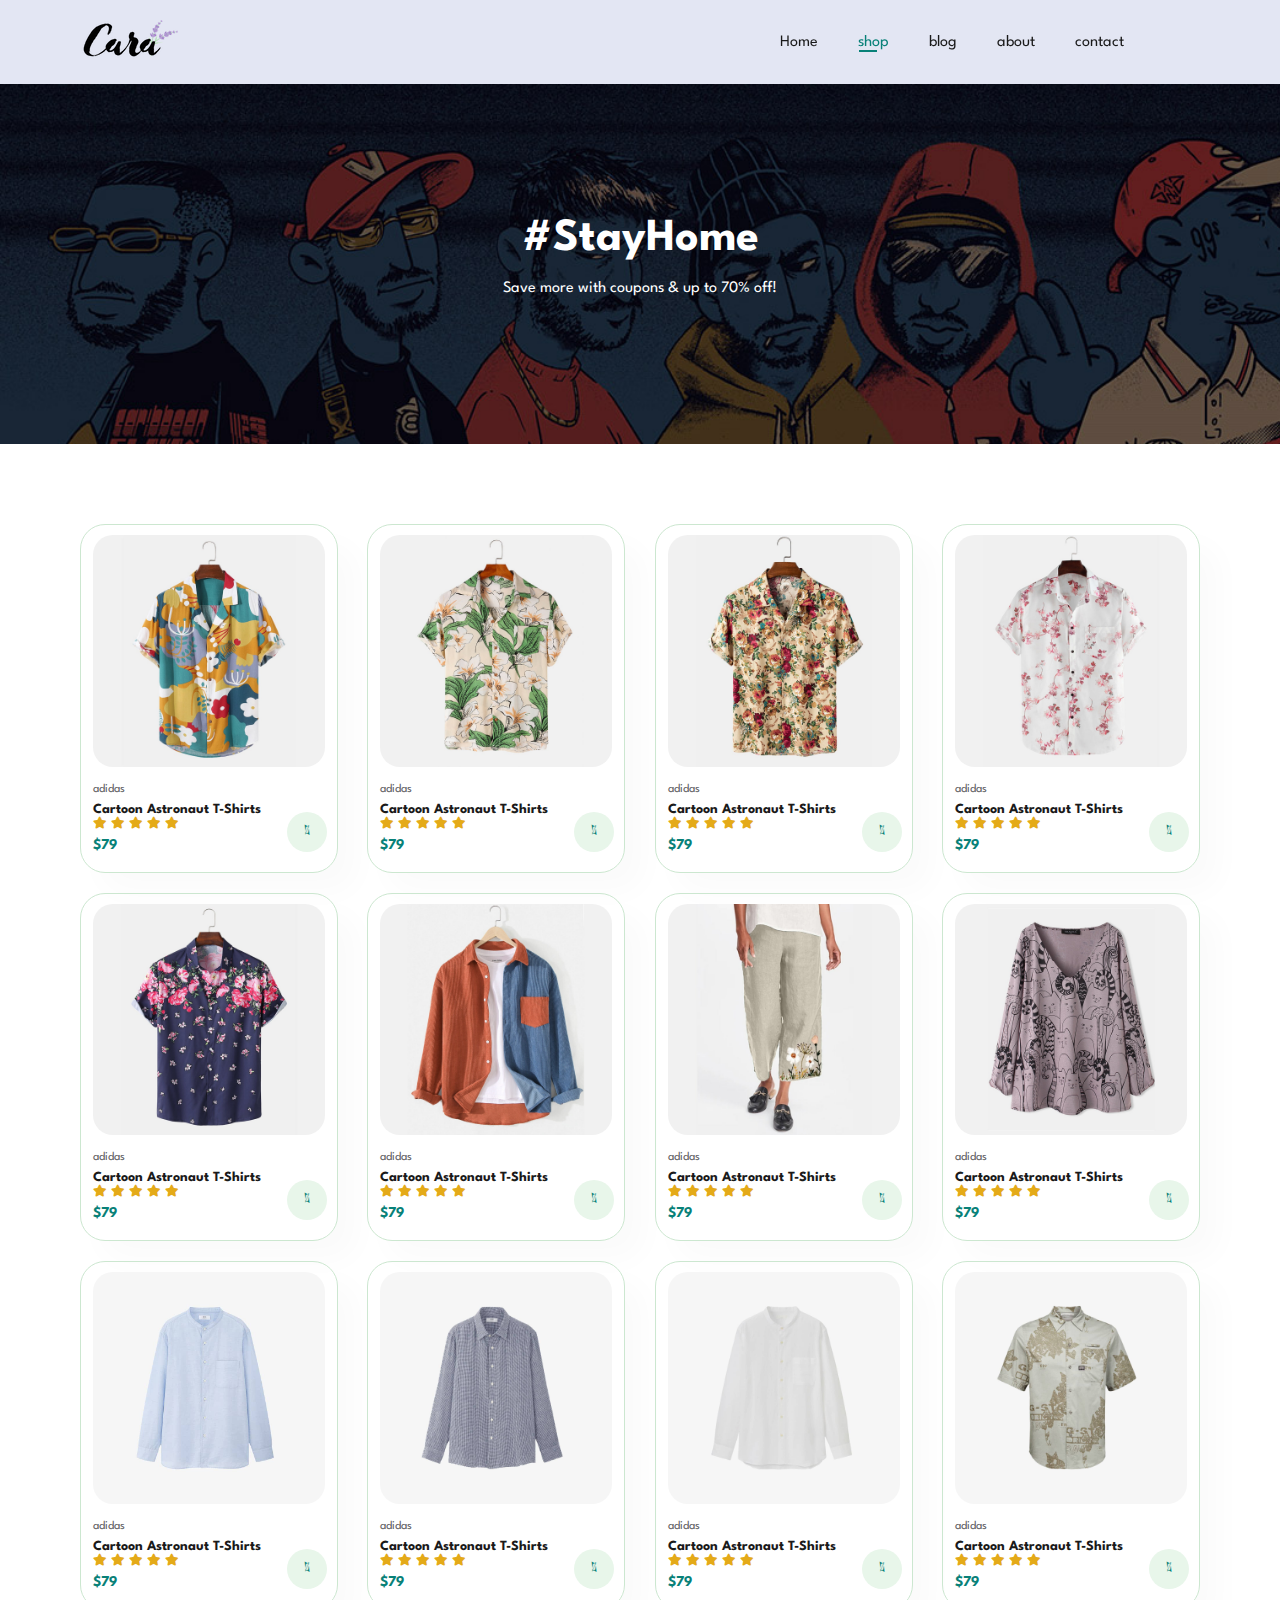
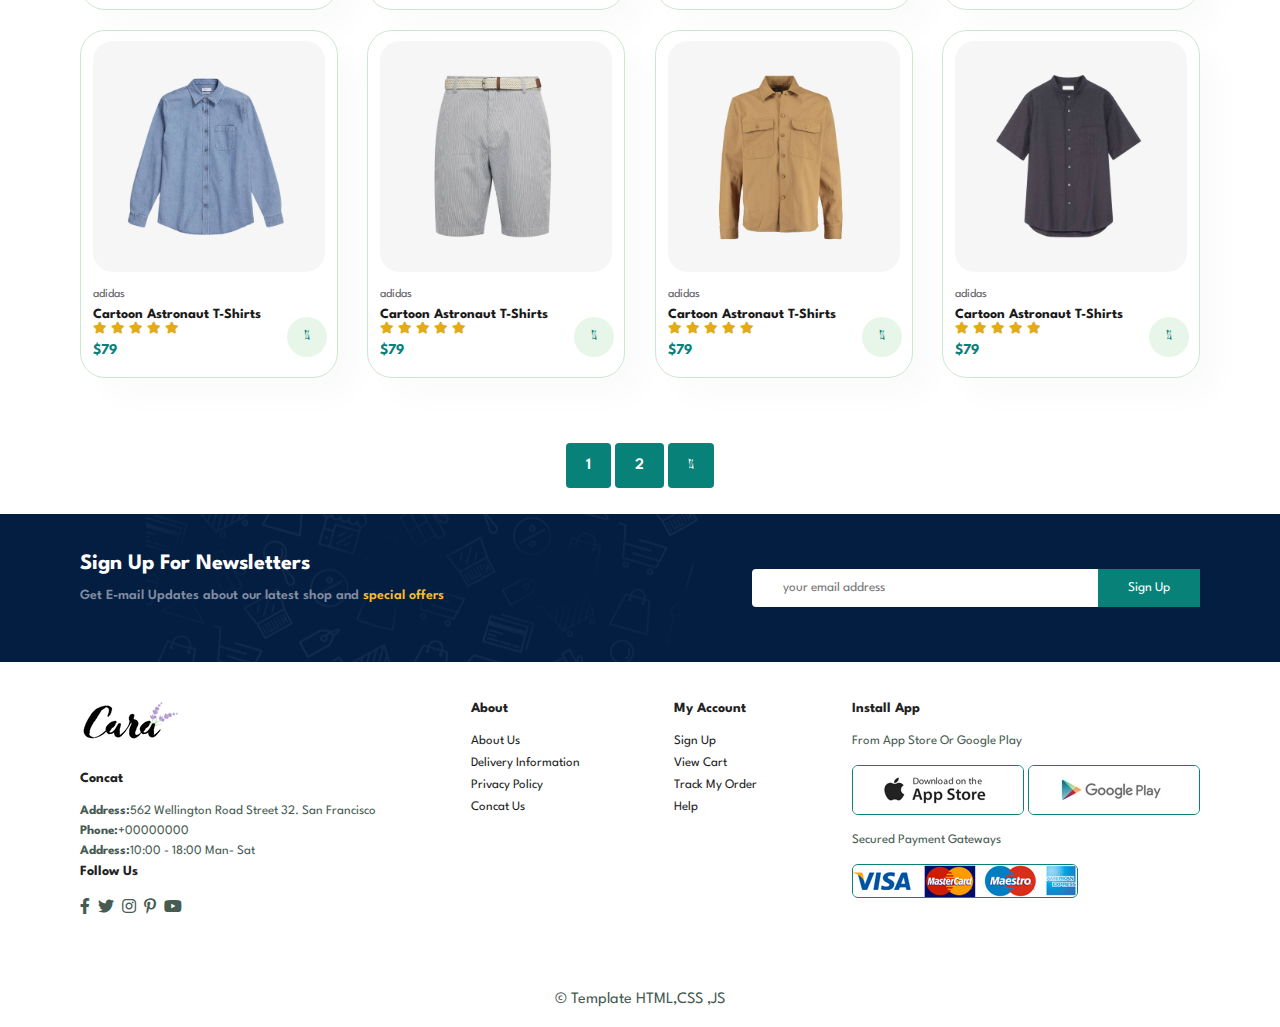
<file: shop.html>
<!DOCTYPE html>
<html lang="en">
  <head>
    <meta charset="UTF-8" />
    <meta http-equiv="X-UA-Compatible" content="IE=edge" />
    <meta name="viewport" content="width=device-width, initial-scale=1.0" />
    <title> Ecommerce </title>
    <link
      rel="stylesheet"
      href="https://pro.fontawesome.com/releases/v5.10.0/css/all.css"
    />

    <link rel="stylesheet" href="style.css" />
  </head>

  <body>
    <section id="header">
      <a href="#">
        <img class="logo" src="img/logo.png" alt="logo" />
      </a>
      <div>
        <ul id="navbar">
          <li><a href="index.html">Home</a></li>
          <li><a class="active" href="shop.html">shop</a></li>
          <li><a href="blog.html">blog</a></li>
          <li><a href="about.html">about</a></li>
          <li><a href="contact.html">contact</a></li>
          <li>
            <a href="cart.html" id="lg-bag"><i class="far fa-shopping-bag"></i> </a>
          </li>
          <a href="#" id="close"><i class="far fa-times"></i></a>
        </ul>
      </div>
      <div id="mobile">
        <a href="cart.html"><i class="far fa-shopping-bag"></i> </a>
        <i id="bar" class="fas fa-outdent"></i>
      </div>
    </section>
    <section id="page-header">
      <h2>#StayHome</h2>
      <p>Save more with coupons & up to 70% off!</p>
    </section>
    <section id="product1" class="section-p1">
      <div class="pro-container">
        <div class="pro" id="pro-1">
          <img src="img/products/f1.jpg" alt="products" />
          <div class="des">
            <span>adidas</span>
            <h5>Cartoon Astronaut T-Shirts</h5>
            <div class="star">
              <i class="fas fa-star"></i>
              <i class="fas fa-star"></i>
              <i class="fas fa-star"></i>
              <i class="fas fa-star"></i>
              <i class="fas fa-star"></i>
            </div>
            <h4>$79</h4>
          </div>
          <a href="#"><i class="fal fa-shopping-cart cart"></i></a>
        </div>
        <div class="pro">
          <img src="img/products/f2.jpg" alt="products" />
          <div class="des">
            <span>adidas</span>
            <h5>Cartoon Astronaut T-Shirts</h5>
            <div class="star">
              <i class="fas fa-star"></i>
              <i class="fas fa-star"></i>
              <i class="fas fa-star"></i>
              <i class="fas fa-star"></i>
              <i class="fas fa-star"></i>
            </div>
            <h4>$79</h4>
          </div>
          <a href="#"><i class="fal fa-shopping-cart cart"></i></a>
        </div>
        <div class="pro">
            <img src="img/products/f3.jpg" alt="products" />
            <div class="des">
              <span>adidas</span>
              <h5>Cartoon Astronaut T-Shirts</h5>
              <div class="star">
                <i class="fas fa-star"></i>
                <i class="fas fa-star"></i>
                <i class="fas fa-star"></i>
                <i class="fas fa-star"></i>
                <i class="fas fa-star"></i>
              </div>
              <h4>$79</h4>
            </div>
            <a href="#"><i class="fal fa-shopping-cart cart"></i></a>
          </div>
          <div class="pro">
            <img src="img/products/f4.jpg" alt="products" />
            <div class="des">
              <span>adidas</span>
              <h5>Cartoon Astronaut T-Shirts</h5>
              <div class="star">
                <i class="fas fa-star"></i>
                <i class="fas fa-star"></i>
                <i class="fas fa-star"></i>
                <i class="fas fa-star"></i>
                <i class="fas fa-star"></i>
              </div>
              <h4>$79</h4>
            </div>
            <a href="#"><i class="fal fa-shopping-cart cart"></i></a>
          </div>
          <div class="pro">
            <img src="img/products/f5.jpg" alt="products" />
            <div class="des">
              <span>adidas</span>
              <h5>Cartoon Astronaut T-Shirts</h5>
              <div class="star">
                <i class="fas fa-star"></i>
                <i class="fas fa-star"></i>
                <i class="fas fa-star"></i>
                <i class="fas fa-star"></i>
                <i class="fas fa-star"></i>
              </div>
              <h4>$79</h4>
            </div>
            <a href="#"><i class="fal fa-shopping-cart cart"></i></a>
          </div>
          <div class="pro">
            <img src="img/products/f6.jpg" alt="products" />
            <div class="des">
              <span>adidas</span>
              <h5>Cartoon Astronaut T-Shirts</h5>
              <div class="star">
                <i class="fas fa-star"></i>
                <i class="fas fa-star"></i>
                <i class="fas fa-star"></i>
                <i class="fas fa-star"></i>
                <i class="fas fa-star"></i>
              </div>
              <h4>$79</h4>
            </div>
            <a href="#"><i class="fal fa-shopping-cart cart"></i></a>
          </div>
          <div class="pro">
            <img src="img/products/f7.jpg" alt="products" />
            <div class="des">
              <span>adidas</span>
              <h5>Cartoon Astronaut T-Shirts</h5>
              <div class="star">
                <i class="fas fa-star"></i>
                <i class="fas fa-star"></i>
                <i class="fas fa-star"></i>
                <i class="fas fa-star"></i>
                <i class="fas fa-star"></i>
              </div>
              <h4>$79</h4>
            </div>
            <a href="#"><i class="fal fa-shopping-cart cart"></i></a>
          </div>
          <div class="pro">
            <img src="img/products/f8.jpg" alt="products" />
            <div class="des">
              <span>adidas</span>
              <h5>Cartoon Astronaut T-Shirts</h5>
              <div class="star">
                <i class="fas fa-star"></i>
                <i class="fas fa-star"></i>
                <i class="fas fa-star"></i>
                <i class="fas fa-star"></i>
                <i class="fas fa-star"></i>
              </div>
              <h4>$79</h4>
            </div>
            <a href="#"><i class="fal fa-shopping-cart cart"></i></a>
          </div>
          <div class="pro">
            <img src="img/products/n1.jpg" alt="products" />
            <div class="des">
              <span>adidas</span>
              <h5>Cartoon Astronaut T-Shirts</h5>
              <div class="star">
                <i class="fas fa-star"></i>
                <i class="fas fa-star"></i>
                <i class="fas fa-star"></i>
                <i class="fas fa-star"></i>
                <i class="fas fa-star"></i>
              </div>
              <h4>$79</h4>
            </div>
            <a href="#"><i class="fal fa-shopping-cart cart"></i></a>
          </div>
          <div class="pro">
            <img src="img/products/n2.jpg" alt="products" />
            <div class="des">
              <span>adidas</span>
              <h5>Cartoon Astronaut T-Shirts</h5>
              <div class="star">
                <i class="fas fa-star"></i>
                <i class="fas fa-star"></i>
                <i class="fas fa-star"></i>
                <i class="fas fa-star"></i>
                <i class="fas fa-star"></i>
              </div>
              <h4>$79</h4>
            </div>
            <a href="#"><i class="fal fa-shopping-cart cart"></i></a>
          </div>
          <div class="pro">
            <img src="img/products/n3.jpg" alt="products" />
            <div class="des">
              <span>adidas</span>
              <h5>Cartoon Astronaut T-Shirts</h5>
              <div class="star">
                <i class="fas fa-star"></i>
                <i class="fas fa-star"></i>
                <i class="fas fa-star"></i>
                <i class="fas fa-star"></i>
                <i class="fas fa-star"></i>
              </div>
              <h4>$79</h4>
            </div>
            <a href="#"><i class="fal fa-shopping-cart cart"></i></a>
          </div>
          <div class="pro">
            <img src="img/products/n4.jpg" alt="products" />
            <div class="des">
              <span>adidas</span>
              <h5>Cartoon Astronaut T-Shirts</h5>
              <div class="star">
                <i class="fas fa-star"></i>
                <i class="fas fa-star"></i>
                <i class="fas fa-star"></i>
                <i class="fas fa-star"></i>
                <i class="fas fa-star"></i>
              </div>
              <h4>$79</h4>
            </div>
            <a href="#"><i class="fal fa-shopping-cart cart"></i></a>
          </div>
          <div class="pro">
            <img src="img/products/n5.jpg" alt="products" />
            <div class="des">
              <span>adidas</span>
              <h5>Cartoon Astronaut T-Shirts</h5>
              <div class="star">
                <i class="fas fa-star"></i>
                <i class="fas fa-star"></i>
                <i class="fas fa-star"></i>
                <i class="fas fa-star"></i>
                <i class="fas fa-star"></i>
              </div>
              <h4>$79</h4>
            </div>
            <a href="#"><i class="fal fa-shopping-cart cart"></i></a>
          </div>
          <div class="pro">
            <img src="img/products/n6.jpg" alt="products" />
            <div class="des">
              <span>adidas</span>
              <h5>Cartoon Astronaut T-Shirts</h5>
              <div class="star">
                <i class="fas fa-star"></i>
                <i class="fas fa-star"></i>
                <i class="fas fa-star"></i>
                <i class="fas fa-star"></i>
                <i class="fas fa-star"></i>
              </div>
              <h4>$79</h4>
            </div>
            <a href="#"><i class="fal fa-shopping-cart cart"></i></a>
          </div>
          <div class="pro">
            <img src="img/products/n7.jpg" alt="products" />
            <div class="des">
              <span>adidas</span>
              <h5>Cartoon Astronaut T-Shirts</h5>
              <div class="star">
                <i class="fas fa-star"></i>
                <i class="fas fa-star"></i>
                <i class="fas fa-star"></i>
                <i class="fas fa-star"></i>
                <i class="fas fa-star"></i>
              </div>
              <h4>$79</h4>
            </div>
            <a href="#"><i class="fal fa-shopping-cart cart"></i></a>
          </div>
          <div class="pro">
            <img src="img/products/n8.jpg" alt="products" />
            <div class="des">
              <span>adidas</span>
              <h5>Cartoon Astronaut T-Shirts</h5>
              <div class="star">
                <i class="fas fa-star"></i>
                <i class="fas fa-star"></i>
                <i class="fas fa-star"></i>
                <i class="fas fa-star"></i>
                <i class="fas fa-star"></i>
              </div>
              <h4>$79</h4>
            </div>
            <a href="#"><i class="fal fa-shopping-cart cart"></i></a>
          </div>
          
    </section>
    <section id="pagination" class="section-p1">
        <a href="#">1</a>
        <a href="#">2</a>
        <a href="#"><i class="fal fa-long-arrow-alt-right"></i></a>
    </section>
   
    <section id="newsletters" class="section-p1" class="section-m1">
        <div class="text">
          <h4>Sign Up For Newsletters</h4>
          <p>Get E-mail Updates about our latest shop and <span>special offers</span></p>
       </div>
        <div class="form">
            <input type="email" placeholder="your email address">
            <button>Sign Up</button>
        </div>
    </section>

    <footer class="section-p1">
        <div class="col">
            <img class="logo" src="img/logo.png" alt="logo">
            <h4>Concat</h4>
            <p><strong>Address:</strong>562 Wellington Road Street 32. San Francisco</p>
            <p><strong>Phone:</strong>+00000000</p>
            <p><strong>Address:</strong>10:00 - 18:00 Man- Sat</p>
            <div class="follow">
            <h4>Follow Us</h4>
            <div class="icon">
                <i class="fab fa-facebook-f"></i>
                <i class="fab fa-twitter"></i>
                <i class="fab fa-instagram"></i>
                <i class="fab fa-pinterest-p"></i>
                <i class="fab fa-youtube"></i>
            </div>
            </div>
        </div>
        <div class="col">
            <h4>About</h4>
            <a href="#">About Us</a>
            <a href="#">Delivery Information</a>
            <a href="#">Privacy Policy</a>
            <a href="#">Concat Us</a>
        </div>
        <div class="col">
            <h4>My Account</h4>
            <a href="#">Sign Up</a>
            <a href="#">View Cart</a>
            <a href="#">Track My Order</a>
            <a href="#">Help</a>
        </div>
        <div class="col install">
            <h4>Install App</h4>
            <p>From App Store Or Google Play</p>
            <div class="row">
                <img src="img/pay/app.jpg" alt="">
                <img src="img/pay/play.jpg" alt="">
            <p>Secured Payment Gateways</p>
            <img src="img/pay/pay.png" alt="">
            </div>
        </div>
    </footer>
    <div class="copyright">
        <p> © Template HTML,CSS ,JS</p>
    </div>
    <script src="script.js"></script>
  </body>
</html>



<!--

if(cha){
    cha.addEventListener("click", ()=>{
       window.location.href = 'sproduct.html';
    })
}
}

-->
</file>
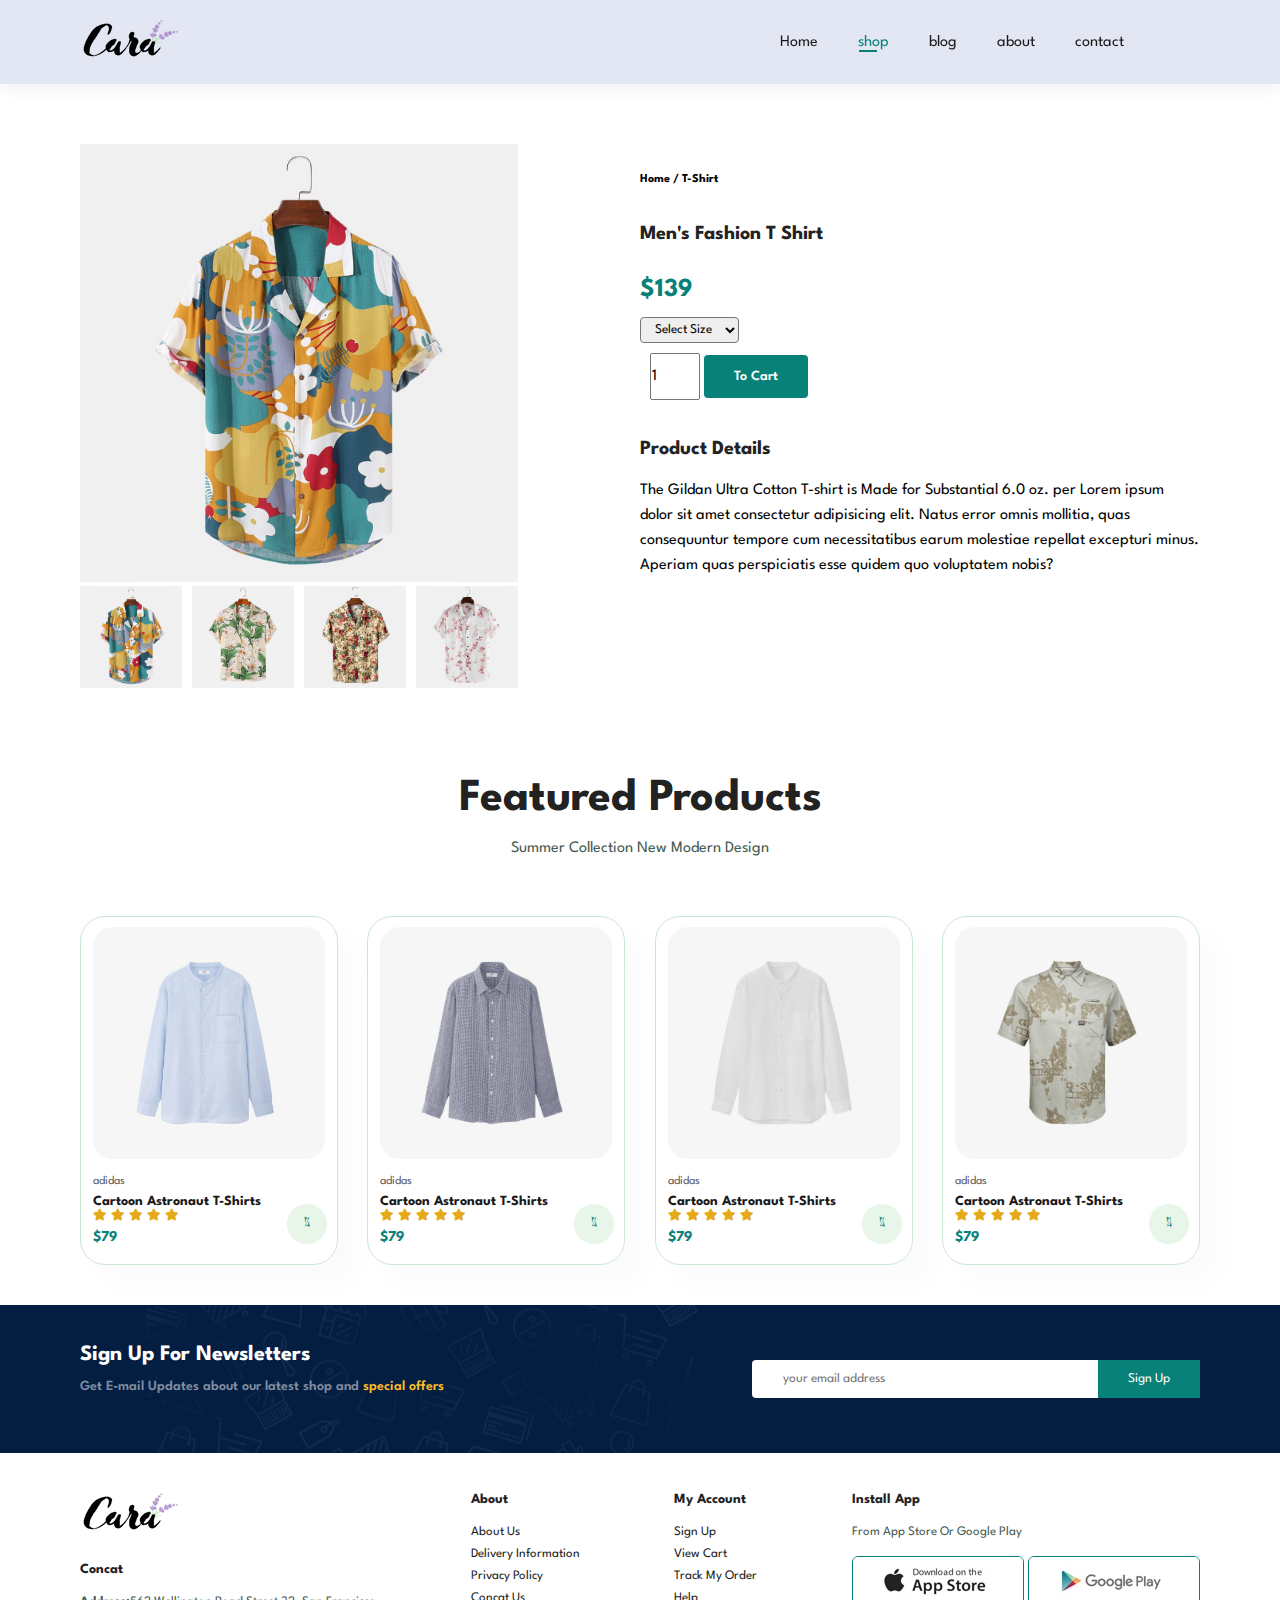
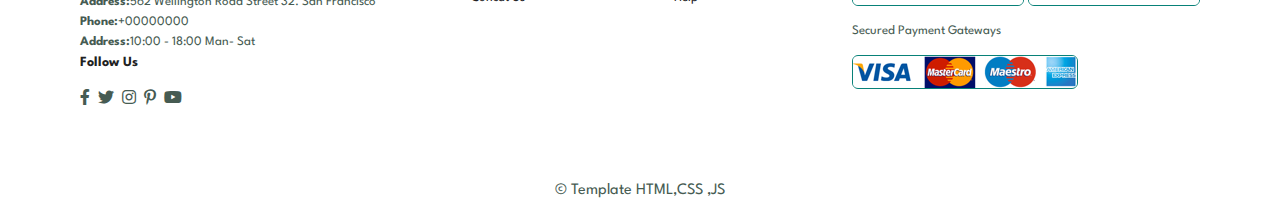
<file: sproduct.html>
<!DOCTYPE html>
<html lang="en">
  <head>
    <meta charset="UTF-8" />
    <meta http-equiv="X-UA-Compatible" content="IE=edge" />
    <meta name="viewport" content="width=device-width, initial-scale=1.0" />
    <title>Ecommerce</title>
    <link
      rel="stylesheet"
      href="https://pro.fontawesome.com/releases/v5.10.0/css/all.css"
    />

    <link rel="stylesheet" href="style.css" />
  </head>

  <body>
    <section id="header">
      <a href="#">
        <img class="logo" src="img/logo.png" alt="logo" />
      </a>
      <div>
        <ul id="navbar">
          <li><a href="index.html">Home</a></li>
          <li><a class="active" href="shop.html">shop</a></li>
          <li><a href="blog.html">blog</a></li>
          <li><a href="about.html">about</a></li>
          <li><a href="contact.html">contact</a></li>
          <li>
            <a href="cart.html" id="lg-bag"
              ><i class="far fa-shopping-bag"></i>
            </a>
          </li>
          <a href="#" id="close"><i class="far fa-times"></i></a>
        </ul>
      </div>
      <div id="mobile">
        <a href="cart.html"><i class="far fa-shopping-bag"></i> </a>
        <i id="bar" class="fas fa-outdent"></i>
      </div>
    </section>

    <section id="prodetails" class="section-p1">
      <div class="single-pro-image">
        <img src="img/products/f1.jpg" alt="products"  id="MainImg"/>
        <div class="small-img-group">
          <div class="small-img-col">
            <img src="img/products/f1.jpg" alt=""class="small-img" />
          </div>
          <div class="small-img-col">
            <img src="img/products/f2.jpg" alt="" class="small-img"/>
          </div>
          <div class="small-img-col">
            <img src="img/products/f3.jpg" alt="" class="small-img"/>
          </div>
          <div class="small-img-col">
            <img src="img/products/f4.jpg" alt="" class="small-img"/>
          </div>
        </div>
      </div>
      <div class="single-pro-details">
        <h6>Home / T-Shirt</h6>
        <h4>Men's Fashion T Shirt</h4>
        <h2>$139</h2>
        <select>
          <option>Select Size</option>
          <option>XL</option>
          <option>XXL</option>
          <option>Large</option>
          <option>Small</option>
        </select>
        <input type="number" value="1" max="7"/>
        <button class="normal">To Cart</button>
        <h4>Product Details</h4>
        <span
          >The Gildan Ultra Cotton T-shirt is Made for Substantial 6.0 oz. per
          Lorem ipsum dolor sit amet consectetur adipisicing elit. Natus error
          omnis mollitia, quas consequuntur tempore cum necessitatibus earum
          molestiae repellat excepturi minus. Aperiam quas perspiciatis esse
          quidem quo voluptatem nobis?
        </span>
      </div>
    </section>
    <section id="product1" class="section-p1">
        <h2>Featured Products</h2>
        <p>Summer Collection New Modern Design</p>
        <div class="pro-container">
          <div class="pro">
            <img src="img/products/n1.jpg" alt="products" />
            <div class="des">
              <span>adidas</span>
              <h5>Cartoon Astronaut T-Shirts</h5>
              <div class="star">
                <i class="fas fa-star"></i>
                <i class="fas fa-star"></i>
                <i class="fas fa-star"></i>
                <i class="fas fa-star"></i>
                <i class="fas fa-star"></i>
              </div>
              <h4>$79</h4>
            </div>
            <a href="#"><i class="fal fa-shopping-cart cart"></i></a>
          </div>
          <div class="pro">
            <img src="img/products/n2.jpg" alt="products" />
            <div class="des">
              <span>adidas</span>
              <h5>Cartoon Astronaut T-Shirts</h5>
              <div class="star">
                <i class="fas fa-star"></i>
                <i class="fas fa-star"></i>
                <i class="fas fa-star"></i>
                <i class="fas fa-star"></i>
                <i class="fas fa-star"></i>
              </div>
              <h4>$79</h4>
            </div>
            <a href="#"><i class="fal fa-shopping-cart cart"></i></a>
          </div>
          <div class="pro">
            <img src="img/products/n3.jpg" alt="products" />
            <div class="des">
              <span>adidas</span>
              <h5>Cartoon Astronaut T-Shirts</h5>
              <div class="star">
                <i class="fas fa-star"></i>
                <i class="fas fa-star"></i>
                <i class="fas fa-star"></i>
                <i class="fas fa-star"></i>
                <i class="fas fa-star"></i>
              </div>
              <h4>$79</h4>
            </div>
            <a href="#"><i class="fal fa-shopping-cart cart"></i></a>
          </div>
          <div class="pro">
            <img src="img/products/n4.jpg" alt="products" />
            <div class="des">
              <span>adidas</span>
              <h5>Cartoon Astronaut T-Shirts</h5>
              <div class="star">
                <i class="fas fa-star"></i>
                <i class="fas fa-star"></i>
                <i class="fas fa-star"></i>
                <i class="fas fa-star"></i>
                <i class="fas fa-star"></i>
              </div>
              <h4>$79</h4>
            </div>
            <a href="#"><i class="fal fa-shopping-cart cart"></i></a>
          </div>
    </section>
    <section id="newsletters" class="section-p1" class="section-m1">
      <div class="text">
        <h4>Sign Up For Newsletters</h4>
        <p>
          Get E-mail Updates about our latest shop and
          <span>special offers</span>
        </p>
      </div>
      <div class="form">
        <input type="email" placeholder="your email address" />
        <button>Sign Up</button>
      </div>
    </section>
    <footer class="section-p1">
      <div class="col">
        <img class="logo" src="img/logo.png" alt="logo" />
        <h4>Concat</h4>
        <p>
          <strong>Address:</strong>562 Wellington Road Street 32. San Francisco
        </p>
        <p><strong>Phone:</strong>+00000000</p>
        <p><strong>Address:</strong>10:00 - 18:00 Man- Sat</p>
        <div class="follow">
          <h4>Follow Us</h4>
          <div class="icon">
            <i class="fab fa-facebook-f"></i>
            <i class="fab fa-twitter"></i>
            <i class="fab fa-instagram"></i>
            <i class="fab fa-pinterest-p"></i>
            <i class="fab fa-youtube"></i>
          </div>
        </div>
      </div>
      <div class="col">
        <h4>About</h4>
        <a href="#">About Us</a>
        <a href="#">Delivery Information</a>
        <a href="#">Privacy Policy</a>
        <a href="#">Concat Us</a>
      </div>
      <div class="col">
        <h4>My Account</h4>
        <a href="#">Sign Up</a>
        <a href="#">View Cart</a>
        <a href="#">Track My Order</a>
        <a href="#">Help</a>
      </div>
      <div class="col install">
        <h4>Install App</h4>
        <p>From App Store Or Google Play</p>
        <div class="row">
          <img src="img/pay/app.jpg" alt="" />
          <img src="img/pay/play.jpg" alt="" />
          <p>Secured Payment Gateways</p>
          <img src="img/pay/pay.png" alt="" />
        </div>
      </div>
    </footer>
    <div class="copyright">
      <p>© Template HTML,CSS ,JS</p>
    </div>

    <script src="script.js"></script>
  </body>
</html>
</file>
<file: style.css>
@import url("https://fonts.googleapis.com/css2?family=Spartan:wght@100;200;300;400;500;600;700;800;900&display=swap");

* {
  margin: 0;
  padding: 0;
  box-sizing: border-box;
  font-family: "Spartan", sans-serif;
}

html {
  scroll-behavior: smooth;
}

/* Global Styles */

h1 {
  font-size: 50px;
  line-height: 64px;
  color: #222;
}

h2 {
  font-size: 46px;
  line-height: 54px;
  color: #222;
}

h4 {
  font-size: 20px;
  color: #222;
}

h6 {
  font-weight: 700;
  font-size: 12px;
}

p {
  font-size: 16px;
  color: #465b52;
  margin: 15px 0 20px 0;
}

a {
  text-decoration: none;
}

li {
  list-style: none;
}

.section-p1 {
  padding: 40px 80px;
}

.section-m1 {
  margin: 40px 0;
}

button.normal {
  font-size: 14px;
  font-weight: 600;
  padding: 15px 30px;
  color: #000;
  background-color: #fff;
  cursor: pointer;
  border: none;
  outline: none;
  transition: 0.3s;
  border-radius: 4px;
  -webkit-border-radius: 4px;
  -moz-border-radius: 4px;
  -ms-border-radius: 4px;
  -o-border-radius: 4px;
  -webkit-transition: 0.3s;
  -moz-transition: 0.3s;
  -ms-transition: 0.3s;
  -o-transition: 0.3s;
}

body {
  width: 100%;
}

#header {
  position: sticky;
  top: 0;
  left: 0;
  display: flex;
  align-items: center;
  justify-content: space-between;
  background-color: #e3e6f3;
  box-shadow: 0 5px 15px rgba(0, 0, 0, 0.06);
  z-index: 999;
  padding: 20px 80px;
}

#header.logo {
  position: sticky;
  padding-left: 0px;
}

#navbar {
  display: flex;
  justify-content: center;
  align-items: center;
}

#mobile {
  display: none;
}

#close {
  display: none;
}

#navbar li {
  padding: 0 20px;
}

#navbar li a {
  position: relative;
  font-size: 16px;
  font-size: 600;
  color: #1a1a1a;
  transition: 0.3s ease;
  -webkit-transition: 0.3s ease;
  -moz-transition: 0.3s ease;
  -ms-transition: 0.3s ease;
  -o-transition: 0.3s ease;
}

#navbar li a:hover,
#navbar li a.active {
  color: #088178;
}

#navbar li a.active::before,
#navbar li a:hover::before {
  content: "";
  position: absolute;
  border: 1px solid #088178;
  margin-left: 1px;
  width: 50%;
  top: 15px;
  transition: 0.3s;
  -webkit-transition: 0.3s;
  -moz-transition: 0.3s;
  -ms-transition: 0.3s;
  -o-transition: 0.3s;
}

/* Home Page*/
#hero {
  background-image: url(img/hero4.png);
  height: 100vh;
  width: 100%;
  background-size: cover;
  background-position: top 25% right 0;
  padding: 0 80px;
  display: flex;
  flex-direction: column;
  align-items: flex-start;
  justify-content: center;
}

#hero h4 {
  margin-bottom: 15px;
}

#hero h1 {
  color: #088178;
}

#hero button {
  background-image: url(img/button.png);
  background-color: transparent;
  color: #088178;
  border: none;
  padding: 14px 80px 14px 65px;
  cursor: pointer;
  background-repeat: no-repeat;
  font-weight: 700;
  font-size: 13px;
}

#feature {
  display: flex;
  align-items: center;
  flex-wrap: wrap;
}

#feature .fe-box {
  width: 180px;
  text-align: center;
  padding: 25px 15px;
  margin: 15px auto;
  background-color: white;
  border: 1px solid #cce7d0;
  border-radius: 4px;
  box-shadow: 20px 20px 34px rgba(0, 0, 0, 0.03);
  -webkit-border-radius: 4px;
  -moz-border-radius: 4px;
  -ms-border-radius: 4px;
  -o-border-radius: 4px;
  transition: 0.3s;
  -webkit-transition: 0.3s;
  -moz-transition: 0.3s;
  -ms-transition: 0.3s;
  -o-transition: 0.3s;
}

#feature .fe-box:hover {
  box-shadow: 10px 10px 54px rgba(70, 62, 221, 0.1);
}

#feature .fe-box img {
  width: 100%;
  margin-bottom: 10px;
}

#feature .fe-box h6 {
  padding: 9px 8px 6px 8px;
  display: inline-block;
  line-height: 1;
  color: #088178;
  background-color: #fddde4;
  border-radius: 4px;
  -webkit-border-radius: 4px;
  -moz-border-radius: 4px;
  -ms-border-radius: 4px;
  -o-border-radius: 4px;
}

#feature .fe-box:nth-child(2) h6 {
  background-color: #cdebbc;
}

#feature .fe-box:nth-child(3) h6 {
  background-color: #d1e8f2;
}

#feature .fe-box:nth-child(4) h6 {
  background-color: #cdd4f8;
}

#feature .fe-box:nth-child(5) h6 {
  background-color: #f6dbf6;
}

#feature .fe-box:nth-child(6) h6 {
  background-color: #fff2e5;
}

/* */
#product1 {
  text-align: center;
}

#product1 .pro-container {
  display: flex;
  justify-content: space-between;
  padding-top: 20px;
  flex-wrap: wrap;
}

.pro-container .pro {
  position: relative;
  width: 23%;
  min-width: 250px;
  border: 1px solid #cce7d0;
  padding: 10px 12px;
  margin-top: 20px;
  border-radius: 25px;
  -webkit-border-radius: 25px;
  -moz-border-radius: 25px;
  -ms-border-radius: 25px;
  -o-border-radius: 25px;
  cursor: pointer;
  box-shadow: 20px 20px 30px rgba(0, 0, 0, 0.02);
  transition: 0.3s;
  -webkit-transition: 0.3s;
  -moz-transition: 0.3s;
  -ms-transition: 0.3s;
  -o-transition: 0.3s;
}

.pro-container .pro:hover {
  box-shadow: 20px 20px 30px rgba(0, 0, 0, 0.08);
}

.pro-container .pro img {
  width: 100%;
  border-radius: 20px;
  -webkit-border-radius: 20px;
  -moz-border-radius: 20px;
  -ms-border-radius: 20px;
  -o-border-radius: 20px;
  transition: 0.3s;
  -webkit-transition: 0.3s;
  -moz-transition: 0.3s;
  -ms-transition: 0.3s;
  -o-transition: 0.3s;
}

.pro-container .pro img:hover {
  transform: scale(1.1);
}

.pro-container .des {
  text-align: start;
  padding: 10px 0;
}

.pro-container .des span {
  color: #606063;
  font-size: 12px;
}

.pro-container .des h5 {
  color: #1a1a1a;
  padding-top: 7px;
  font-size: 14px;
}

.pro-container .des i {
  color: rgb(228, 170, 24);
  font-size: 12px;
}

.pro-container .des h4 {
  padding-top: 7px;
  font-size: 15px;
  font-weight: 700;
  color: #088178;
}

.pro-container .cart {
  width: 40px;
  height: 40px;
  background-color: #e8f6ea;
  font-weight: 600;
  color: #088178;
  position: absolute;
  bottom: 20px;
  right: 10px;
  border-radius: 50%;
  -webkit-border-radius: 50%;
  -moz-border-radius: 50%;
  -ms-border-radius: 50%;
  -o-border-radius: 50%;
  line-height: 2.5;
}

#banner {
  background-image: url(img/banner/b2.jpg);
  background-position: center;
  background-size: cover;
  display: flex;
  justify-content: center;
  align-items: center;
  flex-direction: column;
  width: 100%;
  height: 40vh;
}

#banner h4 {
  padding-top: 40px;
}

#banner h4,
#banner h2 {
  color: #fff;
}

#banner h4 {
  font-size: 16px;
}

#banner h2 {
  font-size: 30px;
  padding: 10px 0;
}

#banner span {
  color: #ef3636;
}

#banner button:hover {
  background-color: #088178;
  color: white;
}

#sm-banner {
  display: flex;
  justify-content: space-between;
  flex-wrap: wrap;
}

#sm-banner .banner-box {
  display: flex;
  justify-content: center;
  align-items: start;
  flex-direction: column;
  text-align: center;
  min-width: 580px;
  height: 50vh;
  background-size: cover;
  background-position: center;
  background-image: url(img/banner/b17.jpg);
  padding: 30px;
}

#sm-banner .banner-box2 {
  background-image: url(img/banner/b10.jpg);
}

#sm-banner .banner-box h4,
.banner-box h2,
.banner-box span,
.banner-box button {
  color: #fff;
}

#sm-banner .banner-box h4 {
  font-weight: 200;
  font-size: 20px;
}

#sm-banner .banner-box h2 {
  font-weight: 800;
  font-size: 28px;
}

#sm-banner .banner-box span {
  font-size: 14px;
  font-weight: 500;
  padding-bottom: 15px;
}

#sm-banner .banner-box button {
  font-size: 13px;
  font-weight: 600;
  margin-top: 20px;
  padding: 11px 18px;
  border: 1px solid #fff;
  background-color: transparent;
  cursor: pointer;
  transition: 0.3s;
  -webkit-transition: 0.3s;
  -moz-transition: 0.3s;
  -ms-transition: 0.3s;
  -o-transition: 0.3s;
}

#sm-banner .banner-box:hover button {
  background-color: #088178;
  border: 1px solid #088178;
}

#banner3 {
  display: flex;
  justify-content: space-between;
  flex-wrap: wrap;
}

#banner3 .banner-box {
  display: flex;
  justify-content: center;
  align-items: start;
  flex-direction: column;
  text-align: center;
  min-width: 30%;
  height: 30vh;
  background-size: cover;
  background-position: center;
  background-image: url(img/banner/b7.jpg);
  padding: 30px;
  margin-bottom: 30px;
}

#banner3 .banner-box2 {
  background-image: url(img/banner/b4.jpg);
}

#banner3 .banner-box3 {
  background-image: url(img/banner/b18.jpg);
}

#banner3 h2 {
  color: #fff;
  font-weight: 900;
  font-size: 22px;
}

#banner3 h3 {
  color: #ec544e;
  font-weight: 800;
  font-size: 15px;
}

#newsletters {
  background-image: url(img/banner/b14.png);
  background-repeat: no-repeat;
  background-position: 20% 30%;
  background-color: #041e42;
  display: flex;
  justify-content: space-between;
  align-items: center;
  flex-wrap: wrap;
}

#newsletters h4 {
  color: #fff;
  font-size: 22px;
  font-weight: 700;
}

#newsletters p {
  color: #818ea0;
  font-size: 14px;
  font-weight: 600;
}

#newsletters span {
  color: #ffbd27;
}

#newsletters .form {
  display: flex;
  width: 40%;
}

#newsletters input {
  padding: 12px 30px;
  outline: none;
  border: 1px solid transparent;
  width: 100%;
  border-radius: 4px;
  -webkit-border-radius: 4px;
  -moz-border-radius: 4px;
  -ms-border-radius: 4px;
  -o-border-radius: 4px;
  border-top-right-radius: 0;
  border-bottom-right-radius: 0;
}

#newsletters button {
  padding: 12px 30px;
  border: none;
  background-color: #088178;
  color: #fff;
  cursor: pointer;
  white-space: nowrap;
  border-top-left-radius: 0;
  border-bottom-left-radius: 0;
}

footer {
  display: flex;
  justify-content: space-between;
  flex-wrap: wrap;
}

footer .col {
  display: flex;
  flex-direction: column;
  align-items: flex-start;
  margin-bottom: 20px;
}

footer .logo {
  margin-bottom: 30px;
}

footer h4 {
  font-size: 14px;
  padding-bottom: 20px;
}

footer p {
  font-size: 13px;
  margin: 0 0 8px 0;
}

footer a {
  font-size: 13px;
  color: #222;
  margin-bottom: 10px;
  transition: 0.3s;
  -webkit-transition: 0.3s;
  -moz-transition: 0.3s;
  -ms-transition: 0.3s;
  -o-transition: 0.3s;
}

footer .follow i {
  color: #465b52;
  padding-right: 4px;
  cursor: pointer;
}

footer .follow i:hover {
  color: #088178;
}

footer a:hover {
  color: #088178;
  padding-left: 10px;
}

footer .install .row img {
  border: 1px solid #088178;
  border-radius: 6px;
  -webkit-border-radius: 6px;
  -moz-border-radius: 6px;
  -ms-border-radius: 6px;
  -o-border-radius: 6px;
}

footer .install img {
  margin: 10px 0 15px 0;
}

.copyright {
  text-align: center;
  width: 100%;
}

/*  Shop Page*/

#page-header {
  background-image: url(img/banner/b1.jpg);
  background-size: cover;
  height: 40vh;
  width: 100%;
  text-align: center;
  display: flex;
  flex-direction: column;
  justify-content: center;
  padding: 14px;
}

#page-header h2,
#page-header p {
  color: #fff;
}

#pagination {
  text-align: center;
}

#pagination a {
  color: white;
  background-color: #088178;
  padding: 15px 20px;
  font-weight: 600;
  border-radius: 4px;
  -webkit-border-radius: 4px;
  -moz-border-radius: 4px;
  -ms-border-radius: 4px;
  -o-border-radius: 4px;
}

#pagination a i {
  font-size: 16px;
  font-weight: 600;
}

/*Single Product*/
#prodetails {
  display: flex;
  justify-content: space-between;
  margin-top: 20px;
}

#prodetails .single-pro-image {
  width: 40%;
  margin-right: 50px;
}

.small-img-group {
  display: flex;
  align-items: center;
  justify-content: center;
}

.single-pro-image img,
.small-img-col img {
  width: 100%;
  padding-right: 10px;
  cursor: pointer;
}

#prodetails .single-pro-details {
  width: 50%;
  padding-top: 30px;
}

#prodetails .single-pro-details h4 {
  padding: 40px 0 20px 0;
}

#prodetails .single-pro-details h2 {
  font-size: 26px;
  color: #088178;
}

#prodetails .single-pro-details select {
  display: block;
  padding: 5px 10px;
  margin-bottom: 10px;
  cursor: pointer;
  border-radius: 4px;
  -webkit-border-radius: 4px;
  -moz-border-radius: 4px;
  -ms-border-radius: 4px;
  -o-border-radius: 4px;
}

#prodetails .single-pro-details select:hover,
#prodetails .single-pro-details select:focus,
#prodetails .single-pro-details input {
  outline: none;
}

#prodetails .single-pro-details input {
  width: 50px;
  height: 47px;
  font-size: 16px;
  margin-left: 10px;
}

#prodetails .single-pro-details button {
  background-color: #088178;
  color: #fff;
}

#prodetails .single-pro-details span {
  line-height: 25px;
}

/*  Start Blog*/
#page-header.blog-header {
  background-image: url(img/banner/b19.jpg);
}

#blog {
  padding: 150px 150px 0 150px;
}

#blog .blog-box {
  position: relative;
  display: flex;
  width: 100%;
  align-items: center;
  padding-bottom: 90px;
}

#blog .blog-box h1 {
  position: absolute;
  top: -40px;
  left: 0;
  font-size: 70px;
  font-weight: 700;
  color: #c9cbce;
  z-index: -9;
}

#blog .blog-img {
  width: 50%;
  margin-right: 40px;
}

#blog .blog-img img {
  width: 100%;
  height: 300px;
  object-fit: cover;
  border-radius: 4px;
  -webkit-border-radius: 4px;
  -moz-border-radius: 4px;
  -ms-border-radius: 4px;
  -o-border-radius: 4px;
}

#blog .blog-details {
  width: 50%;
}

#blog .blog-details a {
  position: relative;
  color: #000;
  font-size: 11px;
  font-weight: 700;
  transition: 0.3s;
  -webkit-transition: 0.3s;
  -moz-transition: 0.3s;
  -ms-transition: 0.3s;
  -o-transition: 0.3s;
}

#blog .blog-details a:hover {
  color: #088178;
}

#blog .blog-details a::before {
  content: "";
  position: absolute;
  top: 5px;
  left: 129px;
  width: 50px;
  height: 2px;
  background-color: black;
  transition: 0.3s;
  -webkit-transition: 0.3s;
  -moz-transition: 0.3s;
  -ms-transition: 0.3s;
  -o-transition: 0.3s;
}

#blog .blog-details a:hover::before {
  background-color: #088178;
}

/*  Start About*/
#page-header.about-header {
  background-image: url(img/about/banner.png);
}

#about-head {
  display: flex;
  justify-content: space-between;
  align-items: center;
}

#about-head img {
  width: 50%;
  padding-right: 40px;
  height: auto;
}

#about-head p {
  line-height: 2;
}

marquee {
  background-color: #088178;
  color: white;
  width: 100%;
}

#about-app {
  text-align: center;
}

#about-app h1 a {
  color: #088178;
}

#about-app .video {
  width: 70%;
  height: 100%;
  margin: 30px auto 0 auto;
}

#about-app .video video {
  width: 100%;
  height: 100%;
  border-radius: 40px;
  -webkit-border-radius: 40px;
  -moz-border-radius: 40px;
  -ms-border-radius: 40px;
  -o-border-radius: 40px;
}

/*Start contact*/
#contact-details {
  display: flex;
  align-items: center;
  justify-content: space-between;
}

#contact-details .details {
  width: 40%;
}

#contact-details .details span,
#form-details form span {
  font-size: 12px;
}

#contact-details .details h2,
#form-details form h2 {
  padding: 20px 0;
  font-size: 26px;
  line-height: 35px;
}

#contact-details .details h3 {
  font-size: 16px;
  padding-bottom: 15px;
}

#contact-details .details li {
  display: flex;
  align-items: center;
  padding: 10px 0;
}

#contact-details .details li i {
  font-size: 14px;
  padding-right: 22px;
}

#contact-details p {
  margin: 0;
  font-size: 14px;
}

#contact-details .map {
  width: 55%;
  height: 400px;
}

#contact-details .map iframe {
  width: 100%;
  height: 100%;
}

#form-details {
  display: flex;
  justify-content: space-between;
  margin: 30px;
  padding: 80px;
  border: 1px solid #e1e1e1;
}

#form-details form {
  width: 65%;
  display: flex;
  flex-direction: column;
  align-items: flex-start;
}

#form-details form input,
#form-details form textarea {
  width: 100%;
  padding: 12px 15px;
  outline: none;
  margin-bottom: 20px;
  border: 1px solid #e1e1e1;
}

#form-details form button {
  background-color: #088178;
  color: #fff;
}

#form-details .people div {
  display: flex;
  align-items: center;
  padding-bottom: 25px;
}

#form-details .people div img {
  width: 65px;
  height: 65px;
  margin-left: 15px;
  object-fit: cover;
}

#form-details .people div p {
  margin-left: 10px;
  font-size: 13px;
  line-height: 20px;
}

#form-details .people div p span {
  display: block;
  font-size: 16px;
  font-weight: 600;
  color: #000;
}

/* Start Cart */
#cart {
  overflow-x: auto;
}

#cart table {
  width: 100%;
  border-collapse: collapse;
  table-layout: fixed;
  white-space: nowrap;
}

#cart table img {
  width: 70px;
}

#cart table td:nth-child(1) {
  width: 100px;
  text-align: center;
}

#cart table td:nth-child(2) {
  width: 150px;
  text-align: center;
}

#cart table td:nth-child(3) {
  width: 250px;
  text-align: center;
}

#cart table td:nth-child(4),
#cart table td:nth-child(5),
#cart table td:nth-child(6) {
  width: 150px;
  text-align: center;
}

#cart table td:nth-child(5) input {
  width: 70px;
  padding: 10px 5px 10px 15px;
  outline: none;
}

#cart table thead {
  color: white;
  background-color: #088178;
  padding-top: 10px;
}

#cart table thead td {
  font-weight: 700;
  text-transform: uppercase;
  font-size: 13px;
  padding: 15px 0;
}

#cart table tbody tr td {
  padding-top: 15px;
}

#cart table tbody td {
  font-size: 13px;
}

#cart-add {
  display: flex;
  flex-wrap: wrap;
  justify-content: space-between;
}

#coupon {
  width: 50%;
  margin-bottom: 30px;
}

#coupon h3,
#subtotal h3 {
  padding-bottom: 15px;
}

#coupon input {
  padding: 10px 20px;
  outline: none;
  width: 60%;
  margin-right: 10px;
  border: 1px solid #e2e9e1;
}

#coupon button,
#subtotal button {
  background-color: #088178;
  color: #fff;
  padding: 12px 20px;
}

#subtotal {
  width: 50%;
  margin-bottom: 30px;
  border: 1px solid #e2e9e1;
  padding: 30px;
}

#subtotal table {
  border-collapse: collapse;
  width: 100%;
  margin-bottom: 20px;
}

#subtotal table td {
  width: 50%;
  border: 1px solid #e2e9e1;
  padding: 10px;
  font-size: 13px;
}

/*Start Media Query*/

@media (max-width: 799px) {
  .section-p1 {
    padding: 40px;
  }

  #navbar {
    display: flex;
    flex-direction: column;
    justify-content: flex-start;
    align-items: flex-start;
    position: fixed;
    top: 0;
    right: -300px;
    height: 100vh;
    width: 300px;
    background-color: #e3e6f3;
    box-shadow: 0 40px 60px rgb(0 0 0 / 10%);
    padding: 80px 0 0 10px;
    transition: 0.3s;
    -webkit-transition: 0.3s;
    -moz-transition: 0.3s;
    -ms-transition: 0.3s;
    -o-transition: 0.3s;
  }

  #navbar.active {
    right: 0;
  }

  #navbar li {
    margin-bottom: 25px;
  }

  #mobile {
    display: flex;
    align-items: center;
  }

  #mobile i {
    color: #1a1a1a;
    font-size: 24px;
    padding-left: 20px;
  }

  #close {
    display: initial;
    position: absolute;
    top: 30px;
    left: 30px;
    color: #222;
    font-size: 24px;
  }

  #lg-bag {
    display: none;
  }

  #hero {
    height: 70vh;
    background-size: cover;
    background-position: top 30% right 30%;
    padding: 0 80px;
  }

  /* #feature {
    justify-content: center;
  }

  #feature .fe-box {
    margin: 15px;
  } */

  #product1 .pro-container {
    justify-content: center;
  }

  .pro-container .pro {
    margin: 15px;
  }

  #banner {
    height: 20vh;
  }

  #sm-banner .banner-box {
    min-width: 100%;
    height: 30vh;
  }

  #banner3 .banner-box {
    width: 28%;
    text-align: start;
  }

  #newsletters .form {
    width: 70%;
  }
}
@media (max-width: 510px) {
  #feature {
    /* justify-content: space-between; */
    align-items: center;
    flex-wrap: wrap;
  }

  #feature .fe-box {
    width: 150px;
    margin: 5px auto;
  }
}


@media (min-width: 896px) {

  #feature .fe-box {
    width: 120px;
    height: 150px;
  }
}






@media (max-width: 447px) {
  .section-p1 {
    padding: 20px;
  }

  #header {
    padding: 10px 0px;
  }

  #header .logo {
    padding-left: 20px;
  }

  #hero {
    padding: 0 20px;
    background-position: 55%;
  }

  #hero h2 {
    font-size: 30px;
  }

  #hero h1 {
    font-size: 38px;
  }

  .pro-container .pro {
    width: 100%;
  }

  #banner {
    height: 40vh;
    padding: 10px;
  }

  #banner3 {
    padding: 0 20px;
  }

  #sm-banner .banner-box {
    height: 40vh;
    margin-bottom: 20px;
  }

  #banner3 .banner-box {
    width: 100%;
  }

  #newsletters {
    padding: 40px 20px;
  }

  #newsletters .form {
    width: 100%;
  }

  .copyright {
    text-align: start;
    padding-left: 20px;
  }

  /*Single Product*/
  #prodetails {
    flex-direction: column;
  }

  #prodetails .single-pro-image {
    width: 100%;
    margin-right: 0;
  }

  #prodetails .single-pro-details {
    width: 100%;
  }

  #blog {
    padding: 100px 20px 0 20px;
  }

  #blog .blog-box {
    display: flex;
    flex-direction: column;
    align-items: start;
  }

  #blog .blog-img {
    width: 100%;
    margin-right: 0px;
    margin-bottom: 30px;
  }

  #blog .blog-details {
    width: 100%;
  }

  #about-head {
    flex-direction: column;
  }

  #about-head img {
    width: 100%;
    margin-bottom: 20px;
    padding-right: 0;
  }

  #about-app .video {
    width: 100%;
  }

  /*contact page*/
  #contact-details {
    flex-direction: column;
  }

  #contact-details .details {
    width: 100%;
    margin-bottom: 30px;
  }

  #contact-details .map {
    width: 100%;
  }

  #form-details {
    margin: 10px;
    padding: 30px 10px;
    flex-wrap: wrap;
  }

  #form-details form {
    width: 100%;
    margin-bottom: 30px;
  }

  /*Cart Page*/
  #cart-add {
    flex-direction: column;
  }

  #coupon {
    width: 100%;
  }

  #subtotal {
    width: 100%;
    padding: 20px;
  }
}
</file>
